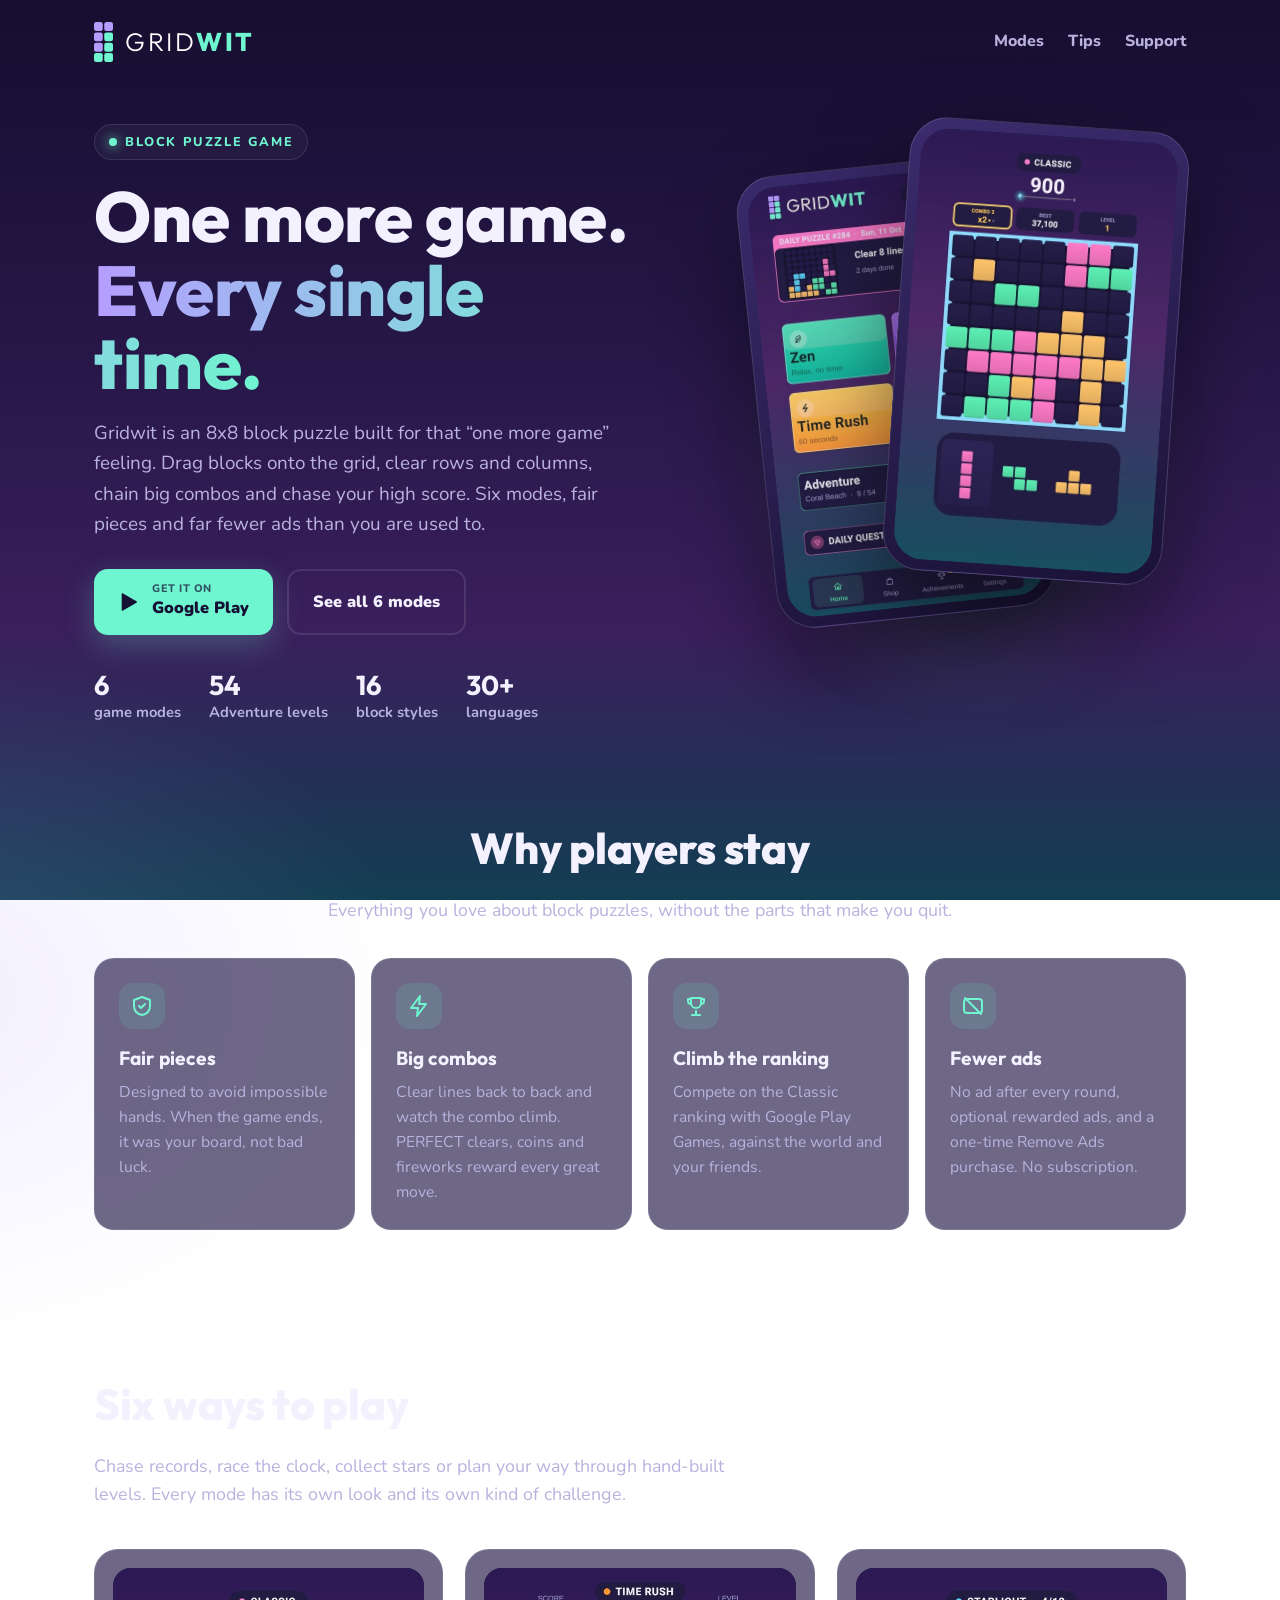
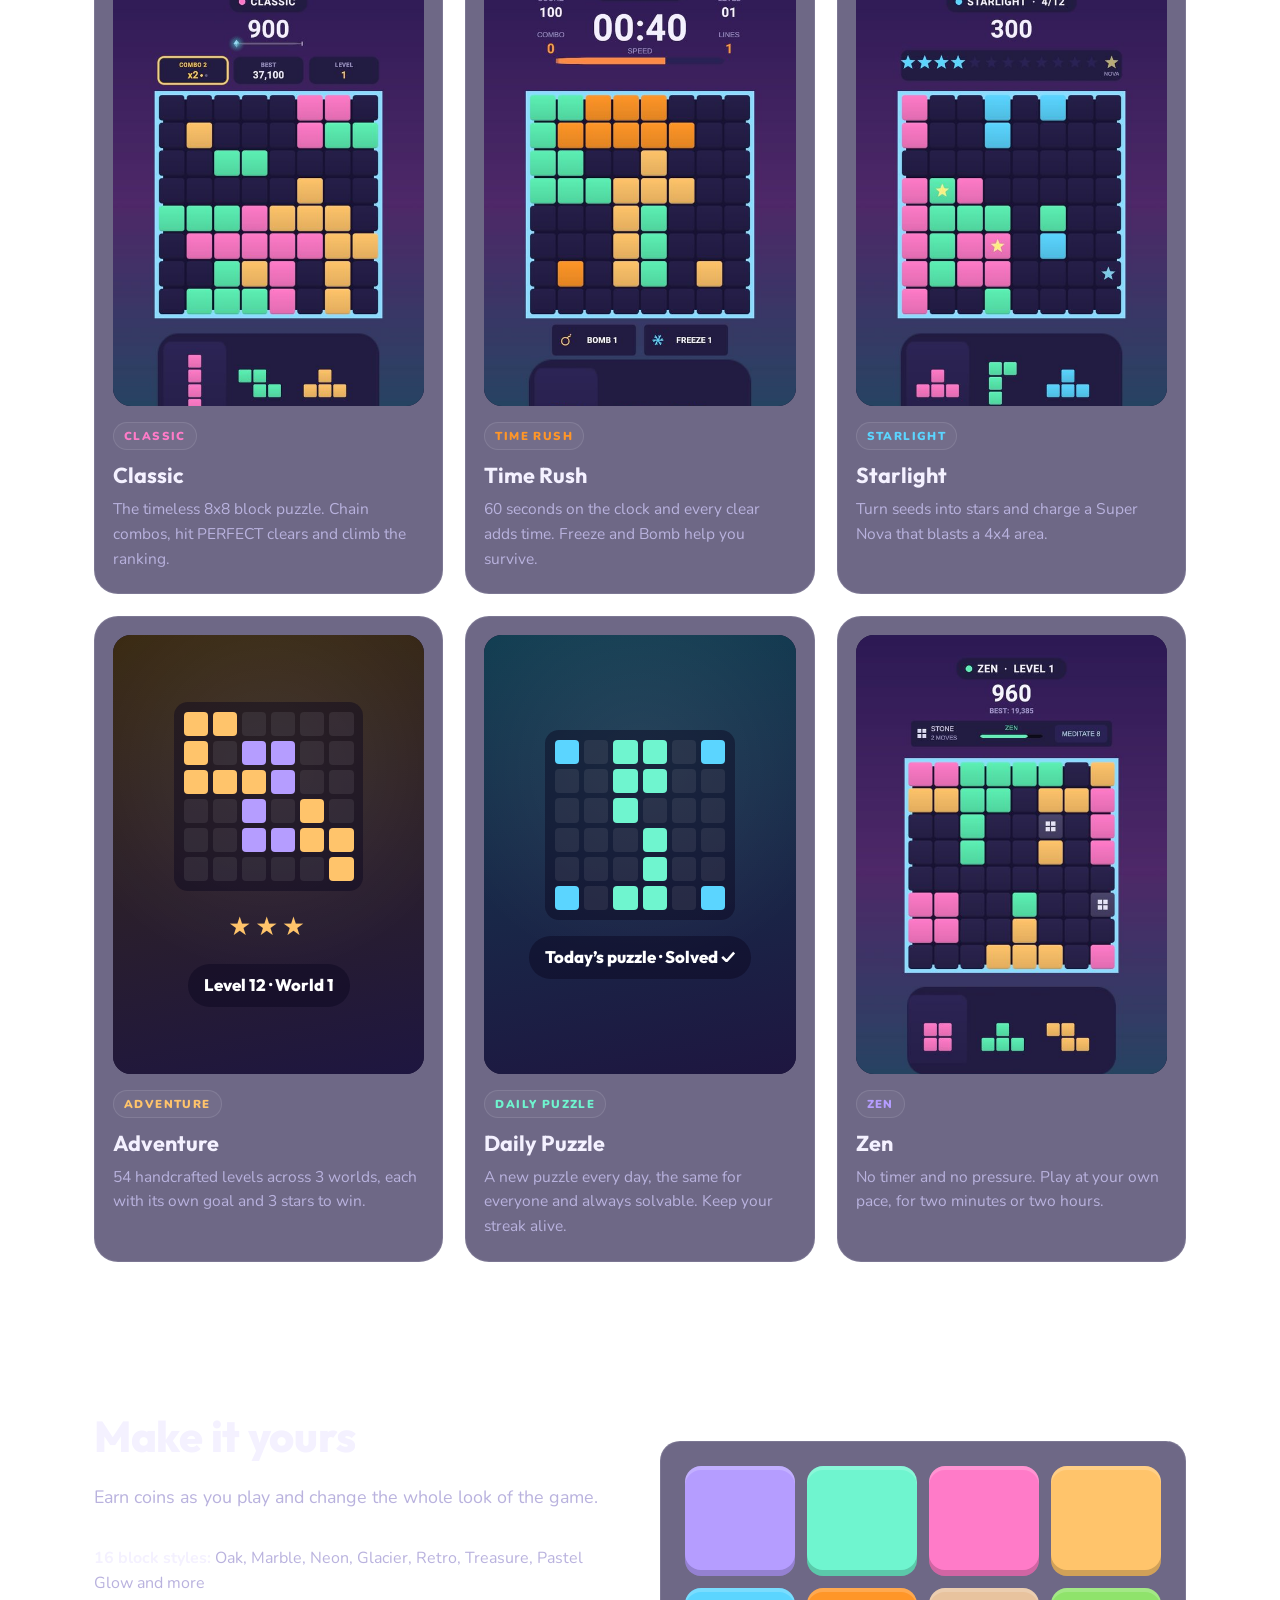
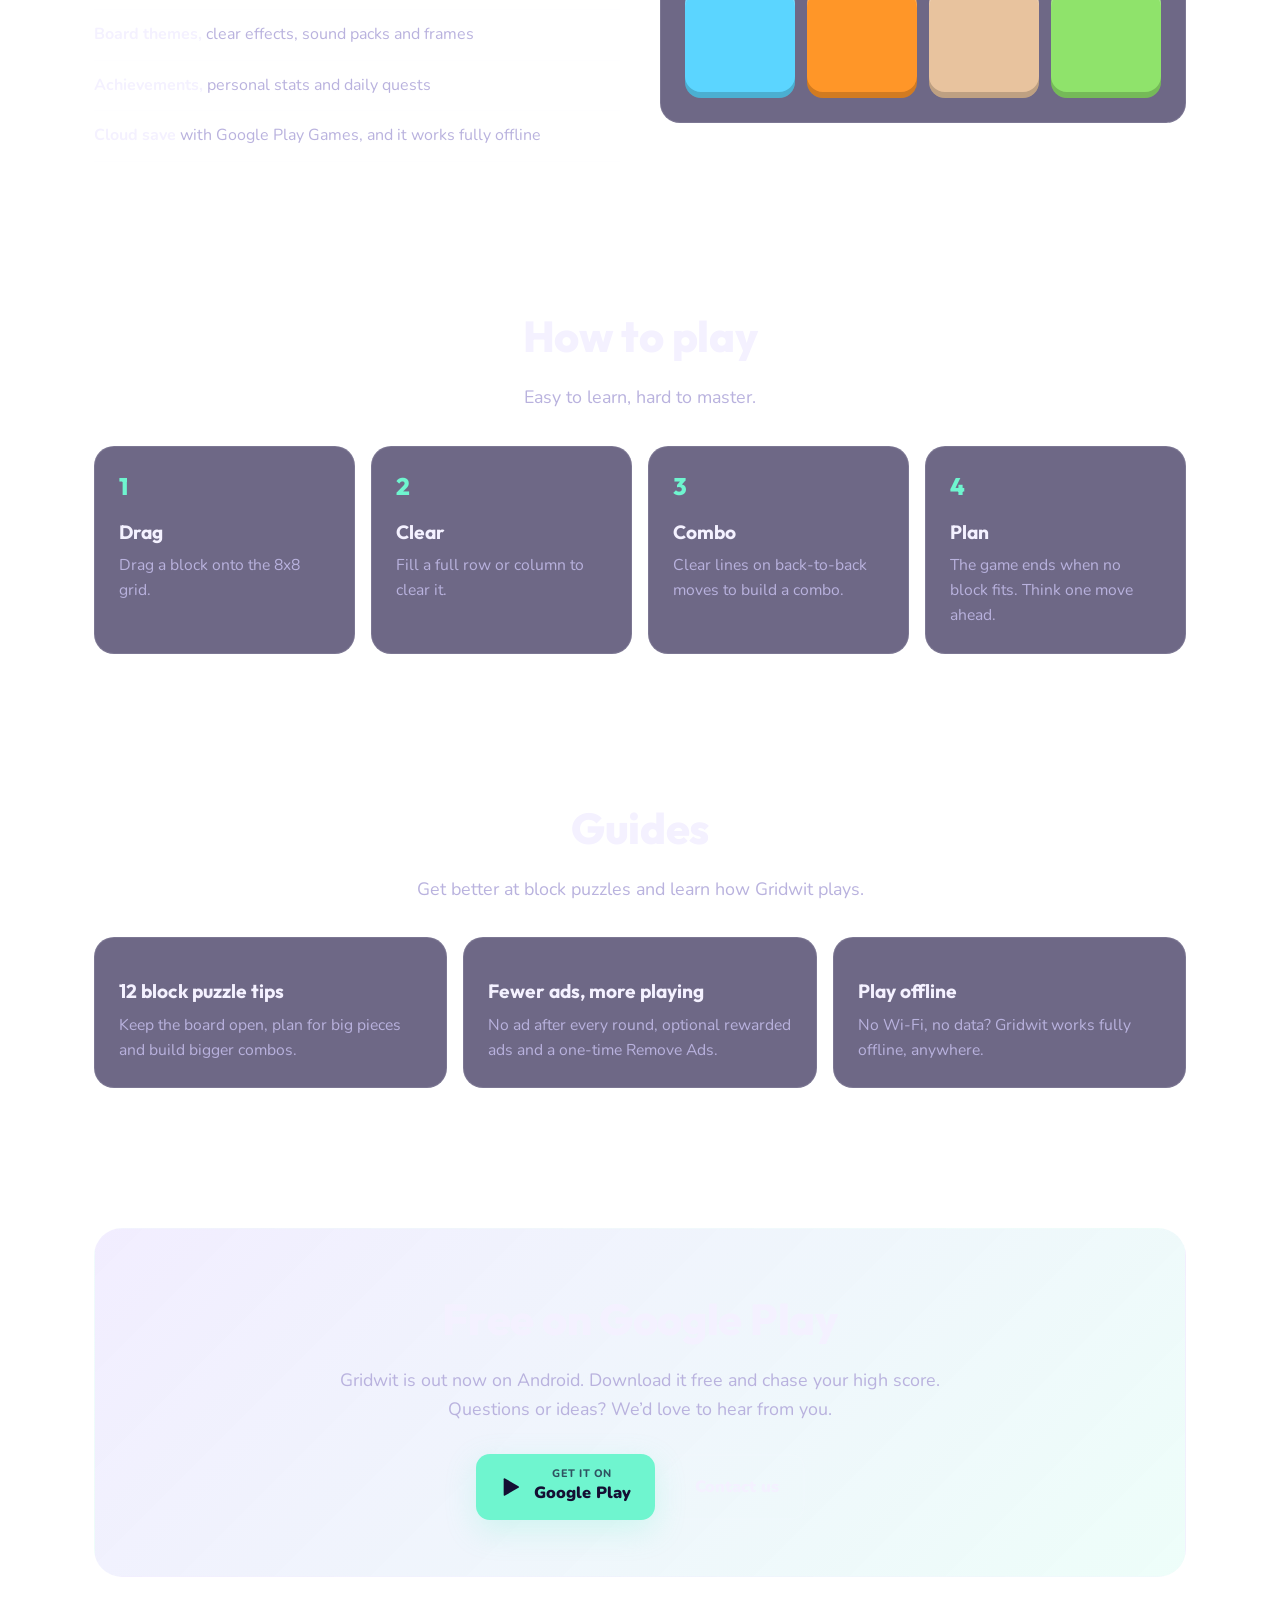
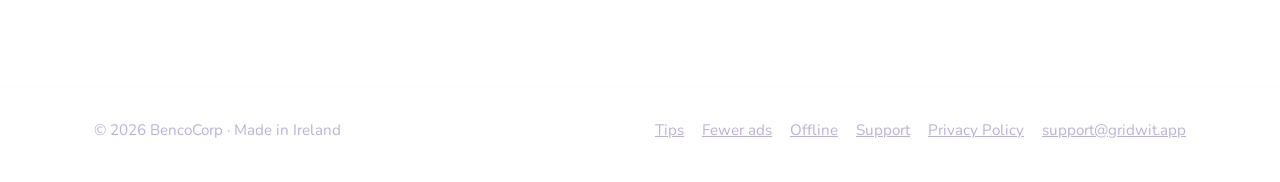
<file: index.html>
<!doctype html>
<html lang="en"><head><meta charset="utf-8"><meta name="google-site-verification" content="dZQnkuSB68NML9QA8VQ5U6P2RXbfRo1m6HtDWyMpmXk">
<meta name="viewport" content="width=device-width,initial-scale=1">
<title>Gridwit: Block Puzzle Game</title><meta name="description" content="An 8x8 block puzzle with 6 modes, fair pieces, big combos, a ranking and far fewer ads. Free on Google Play.">
<link rel="canonical" href="https://gridwit.app/"><link rel="icon" href="/favicon.svg" type="image/svg+xml">
<meta property="og:title" content="Gridwit: Block Puzzle Game"><meta property="og:description" content="6 modes, fair pieces, big combos. Fewer ads, new themes. Play offline anytime."><meta property="og:url" content="https://gridwit.app/"><meta property="og:image" content="https://gridwit.app/og-image.jpg">
<meta property="og:image:width" content="1200">
<meta property="og:image:height" content="628">
<meta property="og:type" content="website">
<meta property="og:site_name" content="Gridwit">
<meta name="twitter:card" content="summary_large_image">
<meta name="twitter:title" content="Gridwit: Block Puzzle Game">
<meta name="twitter:description" content="6 modes, fair pieces, big combos. Fewer ads, new themes. Play offline anytime.">
<meta name="twitter:image" content="https://gridwit.app/og-image.jpg"><meta name="theme-color" content="#241645">
<link rel="preconnect" href="https://fonts.googleapis.com"><link rel="preconnect" href="https://fonts.gstatic.com" crossorigin><link href="https://fonts.googleapis.com/css2?family=Nunito:wght@400;700;800;900&family=Outfit:wght@300;700;800&display=swap" rel="stylesheet">
<link rel="stylesheet" href="/style.css">
<script type="application/ld+json">
{"@context":"https://schema.org","@type":"MobileApplication","name":"Gridwit: Block Puzzle Game","alternateName":"Gridwit","url":"https://gridwit.app/","installUrl":"https://play.google.com/store/apps/details?id=com.bencocorp.gridwit","operatingSystem":"ANDROID","applicationCategory":"GameApplication","applicationSubCategory":"Puzzle","description":"An 8x8 block puzzle with 6 modes: Classic, Time Rush, Starlight, Adventure (54 levels), Daily Puzzle and Zen. Fair pieces, big combos, a ranking and far fewer ads.","image":"https://gridwit.app/og-image.jpg","screenshot":["https://gridwit.app/home.jpg","https://gridwit.app/classic.jpg","https://gridwit.app/rush.jpg","https://gridwit.app/starlight.jpg","https://gridwit.app/zen.jpg"],"inLanguage":"en","offers":{"@type":"Offer","price":"0","priceCurrency":"EUR"},"author":{"@type":"Organization","name":"BencoCorp","email":"support@gridwit.app","url":"https://gridwit.app/","sameAs":["https://www.tiktok.com/@gridwit","https://www.instagram.com/gridwit.game/"]},"sameAs":["https://www.tiktok.com/@gridwit","https://www.instagram.com/gridwit.game/"]}
</script>
</head><body>
<div class="wrap"><nav><a class="brand" href="/" aria-label="Gridwit home"><img src="/mark.svg" alt=""><span class="wordmark"><span>GRID</span><b>WIT</b></span></a>
<div class="navlinks"><a href="/#modes">Modes</a><a href="/block-puzzle-tips">Tips</a><a href="/support">Support</a></div></nav></div>
<main class="wrap">
<div class="hero"><div><span class="eyebrow"><i></i>Block Puzzle Game</span>
<h1>One more game.<br><em>Every single time.</em></h1>
<p class="lead">Gridwit is an 8x8 block puzzle built for that “one more game” feeling. Drag blocks onto the grid, clear rows and columns, chain big combos and chase your high score. Six modes, fair pieces and far fewer ads than you are used to.</p>
<div class="cta"><a class="btn btn-primary" href="https://play.google.com/store/apps/details?id=com.bencocorp.gridwit" target="_blank" rel="noopener"><svg viewBox="0 0 24 24" fill="currentColor"><path d="M4 3.5v17a1 1 0 001.5.86l14.6-8.5a1 1 0 000-1.72L5.5 2.64A1 1 0 004 3.5z"/></svg><span><small>GET IT ON</small>Google Play</span></a><a class="btn btn-ghost" href="#modes">See all 6 modes</a></div>
<div class="stats"><div><strong>6</strong>game modes</div><div><strong>54</strong>Adventure levels</div><div><strong>16</strong>block styles</div><div><strong>30+</strong>languages</div></div></div>
<div class="phones" aria-hidden="true"><div class="glow"></div><div class="phone p1"><img src="/home.jpg" alt=""></div><div class="phone p2"><img src="/classic.jpg" alt=""></div></div></div>
<section class="center" style="padding-top:20px"><h2>Why players stay</h2><p class="sub">Everything you love about block puzzles, without the parts that make you quit.</p>
<div class="feat" style="text-align:left">
<div class="card"><div class="ico"><svg viewBox="0 0 24 24" fill="none" stroke="currentColor" stroke-width="2" stroke-linecap="round" stroke-linejoin="round"><path d="M12 3l8 3v6c0 5-3.5 8-8 9-4.5-1-8-4-8-9V6z"/><path d="M9 12l2 2 4-4"/></svg></div><h3>Fair pieces</h3><p>Designed to avoid impossible hands. When the game ends, it was your board, not bad luck.</p></div>
<div class="card"><div class="ico"><svg viewBox="0 0 24 24" fill="none" stroke="currentColor" stroke-width="2" stroke-linecap="round" stroke-linejoin="round"><path d="M13 2L4 14h7l-1 8 9-12h-7z"/></svg></div><h3>Big combos</h3><p>Clear lines back to back and watch the combo climb. PERFECT clears, coins and fireworks reward every great move.</p></div>
<div class="card"><div class="ico"><svg viewBox="0 0 24 24" fill="none" stroke="currentColor" stroke-width="2" stroke-linecap="round" stroke-linejoin="round"><path d="M8 21h8M12 17v4M7 4h10v5a5 5 0 01-10 0z"/><path d="M17 5h3v2a3 3 0 01-3 3M7 5H4v2a3 3 0 003 3"/></svg></div><h3>Climb the ranking</h3><p>Compete on the Classic ranking with Google Play Games, against the world and your friends.</p></div>
<div class="card"><div class="ico"><svg viewBox="0 0 24 24" fill="none" stroke="currentColor" stroke-width="2" stroke-linecap="round" stroke-linejoin="round"><rect x="3" y="5" width="18" height="14" rx="3"/><path d="M4 4l16 16"/></svg></div><h3>Fewer ads</h3><p>No ad after every round, optional rewarded ads, and a one-time Remove Ads purchase. No subscription.</p></div>
</div></section>
<section id="modes"><h2>Six ways to play</h2><p class="sub">Chase records, race the clock, collect stars or plan your way through hand-built levels. Every mode has its own look and its own kind of challenge.</p>
<div class="modes"><article class="mode" id="mode-classic"><div class="shot"><img src="/classic.jpg" alt="Gridwit Classic mode" loading="lazy"></div><span class="tag" style="color:#FF7BC8">Classic</span><h3>Classic</h3><p>The timeless 8x8 block puzzle. Chain combos, hit PERFECT clears and climb the ranking.</p></article><article class="mode" id="mode-rush"><div class="shot"><img src="/rush.jpg" alt="Gridwit Time Rush mode" loading="lazy"></div><span class="tag" style="color:#FF9628">Time Rush</span><h3>Time Rush</h3><p>60 seconds on the clock and every clear adds time. Freeze and Bomb help you survive.</p></article><article class="mode" id="mode-starlight"><div class="shot"><img src="/starlight.jpg" alt="Gridwit Starlight mode" loading="lazy"></div><span class="tag" style="color:#5BD5FF">Starlight</span><h3>Starlight</h3><p>Turn seeds into stars and charge a Super Nova that blasts a 4x4 area.</p></article><article class="mode" id="mode-adventure"><div class="shot"><div class="art" style="--a1:#3A2A12;--a2:#1E1640;--c1:#FFC46B;--c2:#B59DFF"><div class="mini"><i class="f"></i><i class="f"></i><i></i><i></i><i></i><i></i><i class="f"></i><i></i><i class="g"></i><i class="g"></i><i></i><i></i><i class="f"></i><i class="f"></i><i class="f"></i><i class="g"></i><i></i><i></i><i></i><i></i><i class="g"></i><i></i><i class="f"></i><i></i><i></i><i></i><i class="g"></i><i class="g"></i><i class="f"></i><i class="f"></i><i></i><i></i><i></i><i></i><i></i><i class="f"></i></div><div class="stars">★★★</div><div class="badge">Level 12 · World 1</div></div></div><span class="tag" style="color:#FFC46B">Adventure</span><h3>Adventure</h3><p>54 handcrafted levels across 3 worlds, each with its own goal and 3 stars to win.</p></article><article class="mode" id="mode-daily"><div class="shot"><div class="art" style="--a1:#123E52;--a2:#1E1640;--c1:#6FF5CF;--c2:#5BD5FF"><div class="mini"><i class="g"></i><i></i><i class="f"></i><i class="f"></i><i></i><i class="g"></i><i></i><i></i><i class="f"></i><i class="f"></i><i></i><i></i><i></i><i></i><i class="f"></i><i></i><i></i><i></i><i></i><i></i><i></i><i class="f"></i><i></i><i></i><i></i><i></i><i></i><i class="f"></i><i></i><i></i><i class="g"></i><i></i><i class="f"></i><i class="f"></i><i></i><i class="g"></i></div><div class="badge">Today’s puzzle · Solved ✓</div></div></div><span class="tag" style="color:#6FF5CF">Daily Puzzle</span><h3>Daily Puzzle</h3><p>A new puzzle every day, the same for everyone and always solvable. Keep your streak alive.</p></article><article class="mode" id="mode-zen"><div class="shot"><img src="/zen.jpg" alt="Gridwit Zen mode" loading="lazy"></div><span class="tag" style="color:#B59DFF">Zen</span><h3>Zen</h3><p>No timer and no pressure. Play at your own pace, for two minutes or two hours.</p></article></div></section>
<section><div class="split"><div><h2>Make it yours</h2><p class="sub">Earn coins as you play and change the whole look of the game.</p>
<ul class="list"><li><strong>16 block styles:</strong> Oak, Marble, Neon, Glacier, Retro, Treasure, Pastel Glow and more</li><li><strong>Board themes,</strong> clear effects, sound packs and frames</li><li><strong>Achievements,</strong> personal stats and daily quests</li><li><strong>Cloud save</strong> with Google Play Games, and it works fully offline</li></ul></div>
<div class="card"><div class="swatches"><div class="sw" style="background:#B59DFF"></div><div class="sw" style="background:#6FF5CF"></div><div class="sw" style="background:#FF7BC8"></div><div class="sw" style="background:#FFC46B"></div><div class="sw" style="background:#5BD5FF"></div><div class="sw" style="background:#FF9628"></div><div class="sw" style="background:#E8C39E"></div><div class="sw" style="background:#8FE36B"></div></div></div></div></section>
<section class="center"><h2>How to play</h2><p class="sub">Easy to learn, hard to master.</p>
<div class="steps" style="text-align:left"><div class="card"><h3>Drag</h3><p>Drag a block onto the 8x8 grid.</p></div><div class="card"><h3>Clear</h3><p>Fill a full row or column to clear it.</p></div><div class="card"><h3>Combo</h3><p>Clear lines on back-to-back moves to build a combo.</p></div><div class="card"><h3>Plan</h3><p>The game ends when no block fits. Think one move ahead.</p></div></div></section>
<section class="center"><h2>Guides</h2><p class="sub">Get better at block puzzles and learn how Gridwit plays.</p>
<div class="guides"><a class="card" href="/block-puzzle-tips"><h3>12 block puzzle tips</h3><p>Keep the board open, plan for big pieces and build bigger combos.</p></a><a class="card" href="/block-puzzle-no-ads"><h3>Fewer ads, more playing</h3><p>No ad after every round, optional rewarded ads and a one-time Remove Ads.</p></a><a class="card" href="/offline-block-puzzle"><h3>Play offline</h3><p>No Wi-Fi, no data? Gridwit works fully offline, anywhere.</p></a></div></section>
<section id="launch"><div class="banner"><h2>Free on Google Play</h2><p class="sub" style="margin:0 auto">Gridwit is out now on Android. Download it free and chase your high score. Questions or ideas? We’d love to hear from you.</p>
<div class="cta"><a class="btn btn-primary" href="https://play.google.com/store/apps/details?id=com.bencocorp.gridwit" target="_blank" rel="noopener"><svg viewBox="0 0 24 24" fill="currentColor"><path d="M4 3.5v17a1 1 0 001.5.86l14.6-8.5a1 1 0 000-1.72L5.5 2.64A1 1 0 004 3.5z"/></svg><span><small>GET IT ON</small>Google Play</span></a><a class="btn btn-ghost" href="mailto:support@gridwit.app?subject=Gridwit">Contact us</a></div></div></section>
</main><footer><div class="wrap"><span>© 2026 BencoCorp · Made in Ireland</span>
<span><a href="/block-puzzle-tips">Tips</a><a href="/block-puzzle-no-ads">Fewer ads</a><a href="/offline-block-puzzle">Offline</a><a href="/support">Support</a><a href="/privacy">Privacy Policy</a><a href="mailto:support@gridwit.app">support@gridwit.app</a></span></div></footer></body></html>
</file>
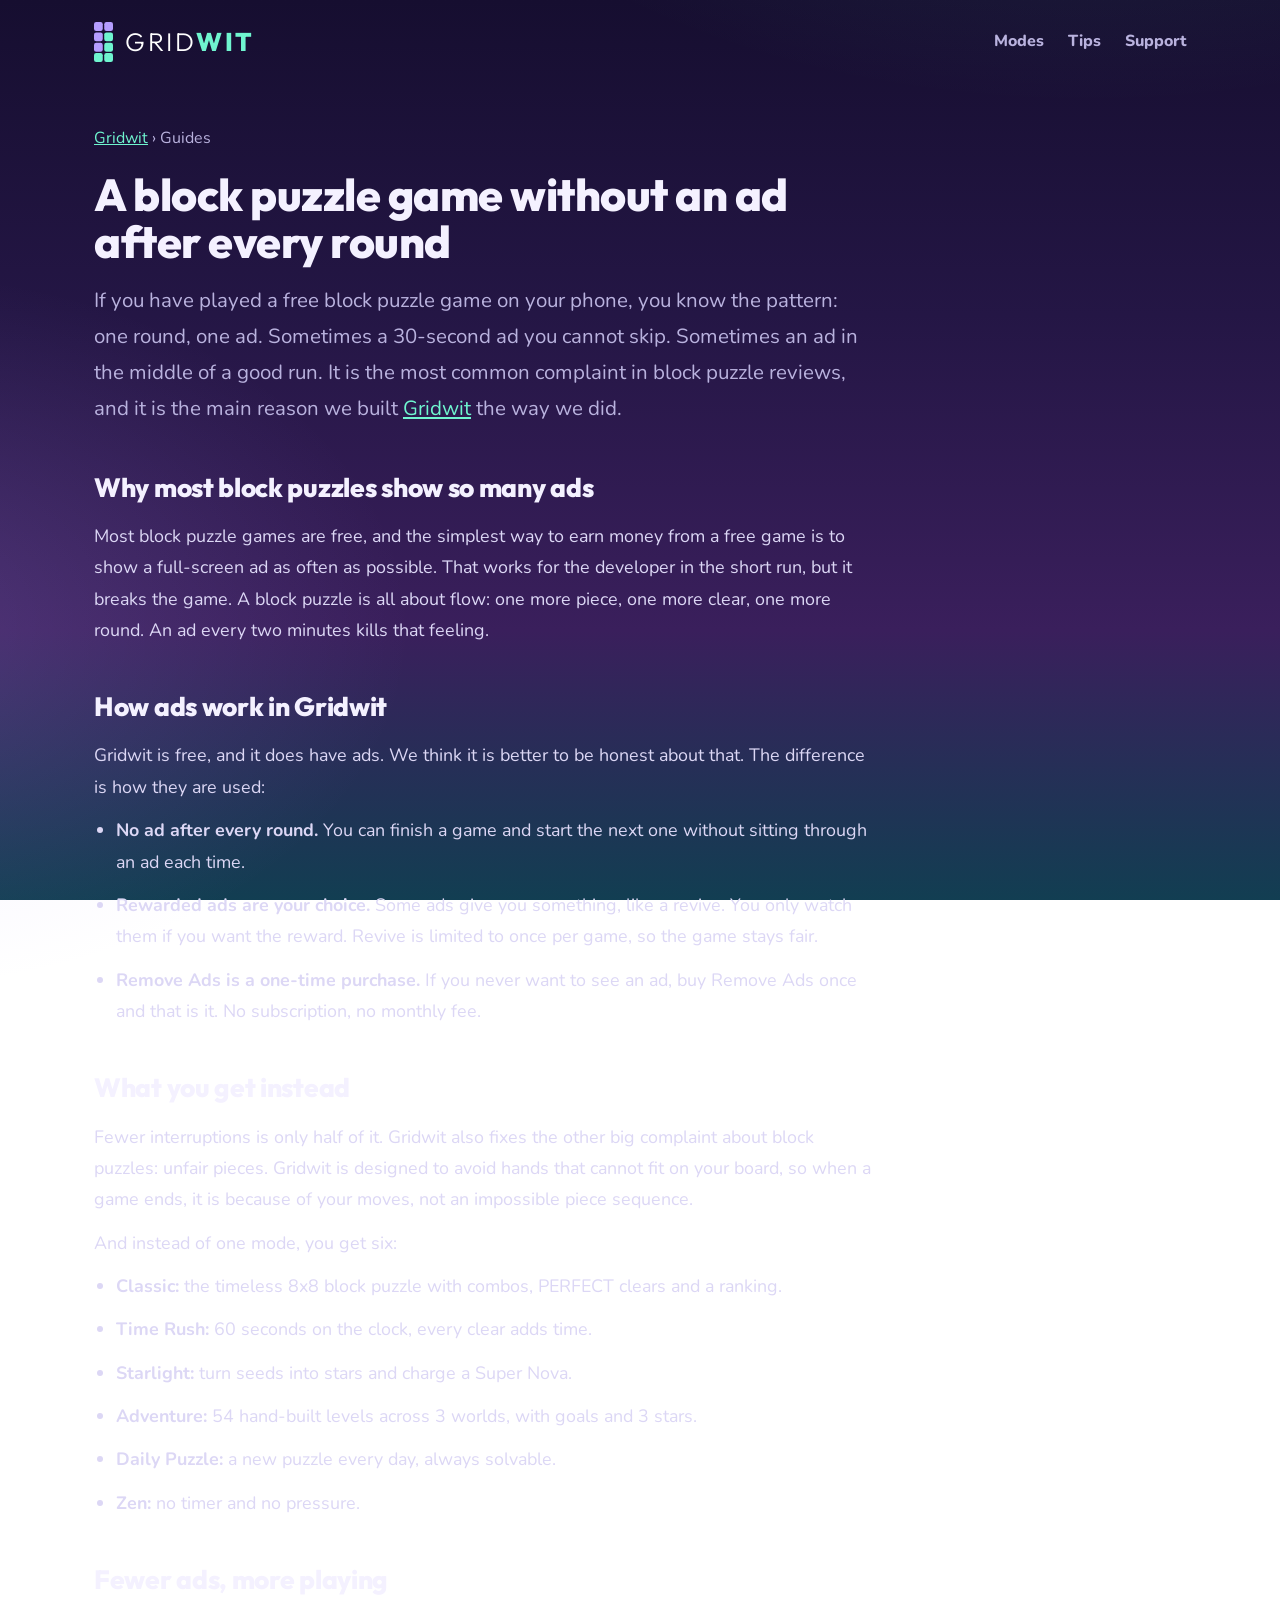
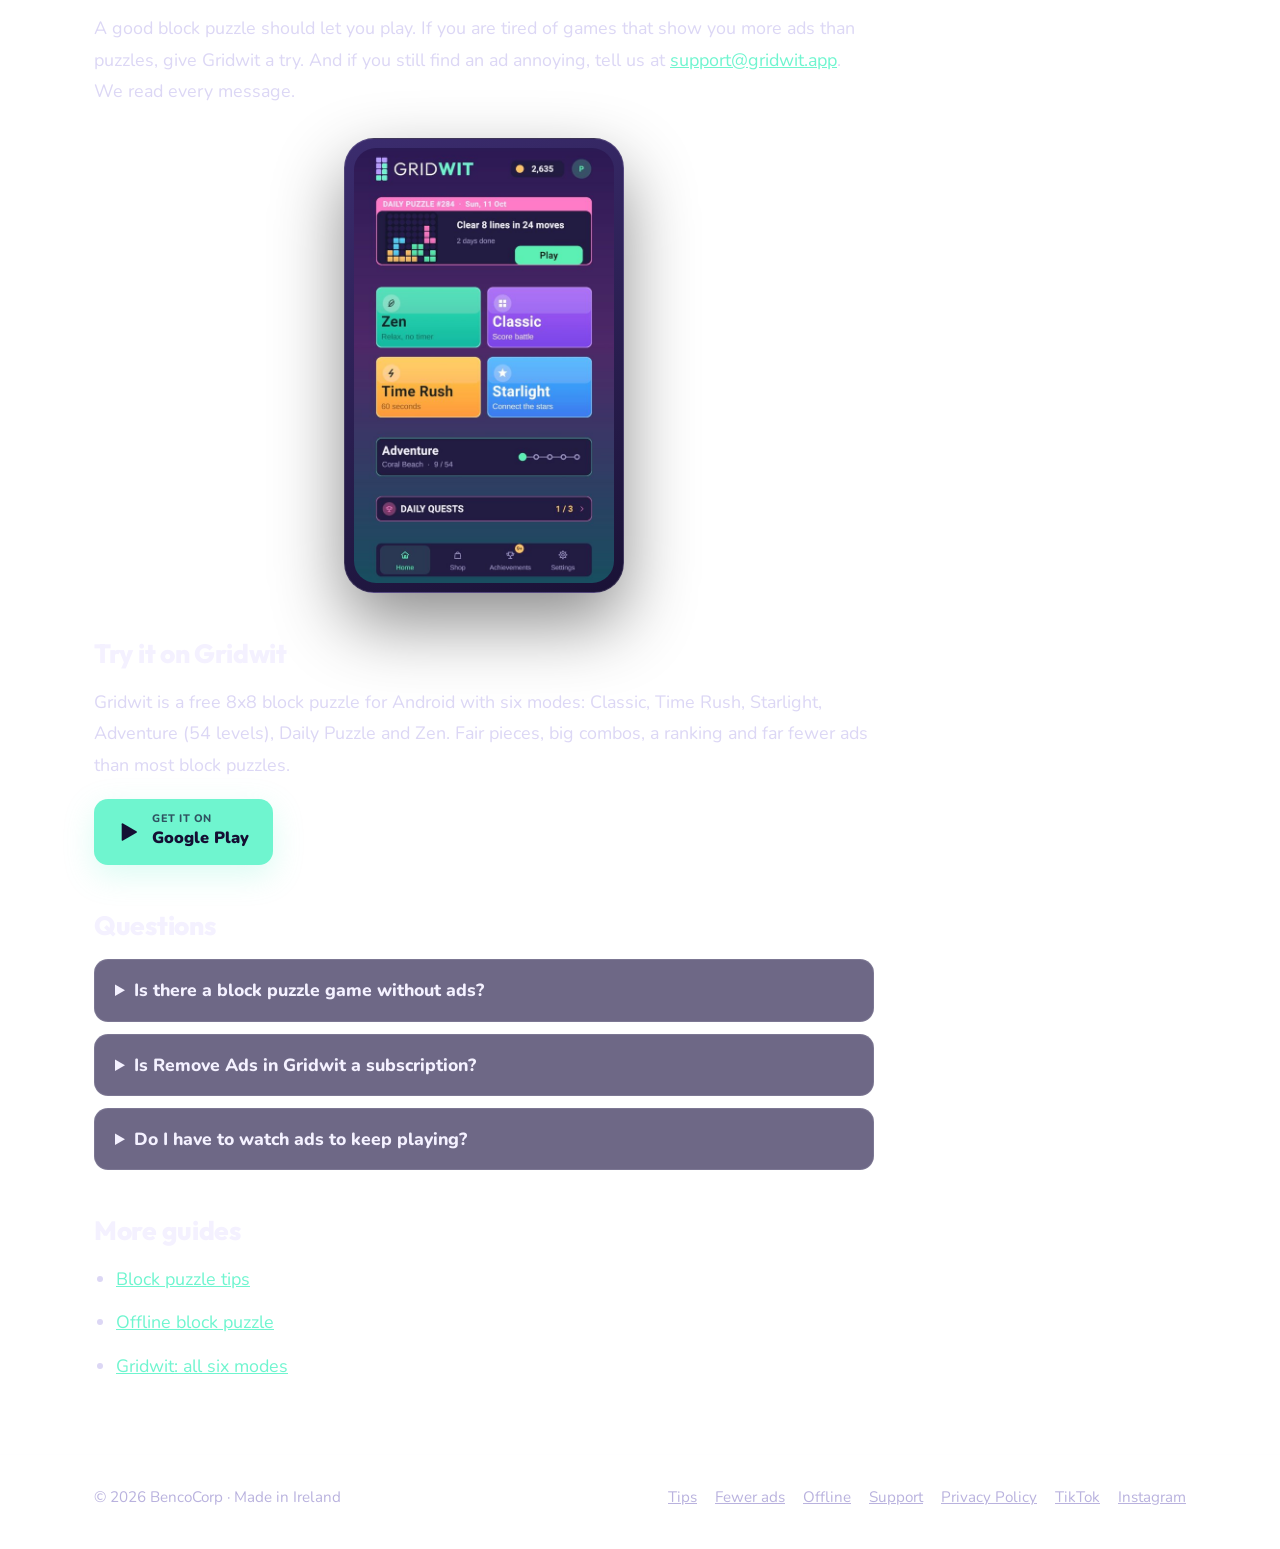
<file: block-puzzle-no-ads.html>
<!doctype html>
<html lang="en"><head><meta charset="utf-8"><meta name="viewport" content="width=device-width,initial-scale=1">
<title>Block Puzzle Game With Fewer Ads (No Ad After Every Round) · Gridwit</title><meta name="description" content="Tired of an ad after every round? Gridwit is a free 8x8 block puzzle with fewer ads, optional rewarded ads and a one-time Remove Ads purchase.">
<link rel="canonical" href="https://gridwit.app/block-puzzle-no-ads"><link rel="icon" href="/favicon.svg" type="image/svg+xml">
<meta property="og:type" content="article"><meta property="og:site_name" content="Gridwit"><meta property="og:title" content="Block Puzzle Game With Fewer Ads (No Ad After Every Round) · Gridwit"><meta property="og:description" content="Tired of an ad after every round? Gridwit is a free 8x8 block puzzle with fewer ads, optional rewarded ads and a one-time Remove Ads purchase."><meta property="og:url" content="https://gridwit.app/block-puzzle-no-ads"><meta property="og:image" content="https://gridwit.app/og-image.jpg"><meta name="twitter:card" content="summary_large_image"><meta name="theme-color" content="#241645">
<link rel="preconnect" href="https://fonts.googleapis.com"><link rel="preconnect" href="https://fonts.gstatic.com" crossorigin><link href="https://fonts.googleapis.com/css2?family=Nunito:wght@400;700;800;900&family=Outfit:wght@300;700;800&display=swap" rel="stylesheet">
<link rel="stylesheet" href="/style.css">
<script type="application/ld+json">[{"@context": "https://schema.org", "@type": "Article", "headline": "A block puzzle game without an ad after every round", "description": "Tired of an ad after every round? Gridwit is a free 8x8 block puzzle with fewer ads, optional rewarded ads and a one-time Remove Ads purchase.", "url": "https://gridwit.app/block-puzzle-no-ads", "image": "https://gridwit.app/home.jpg", "datePublished": "2026-10-24", "dateModified": "2026-10-24", "inLanguage": "en", "author": {"@type": "Organization", "name": "BencoCorp", "url": "https://gridwit.app/"}, "publisher": {"@type": "Organization", "name": "BencoCorp", "logo": {"@type": "ImageObject", "url": "https://gridwit.app/og-image.jpg"}}, "about": {"@type": "MobileApplication", "name": "Gridwit: Block Puzzle Game", "operatingSystem": "ANDROID", "applicationCategory": "GameApplication", "installUrl": "https://play.google.com/store/apps/details?id=com.bencocorp.gridwit"}}, {"@context": "https://schema.org", "@type": "FAQPage", "mainEntity": [{"@type": "Question", "name": "Is there a block puzzle game without ads?", "acceptedAnswer": {"@type": "Answer", "text": "Gridwit is free and does show some ads, but there is no ad after every round, rewarded ads are optional, and a one-time Remove Ads purchase removes ads completely, with no subscription."}}, {"@type": "Question", "name": "Is Remove Ads in Gridwit a subscription?", "acceptedAnswer": {"@type": "Answer", "text": "No. Remove Ads is a single one-time purchase on Google Play."}}, {"@type": "Question", "name": "Do I have to watch ads to keep playing?", "acceptedAnswer": {"@type": "Answer", "text": "No. Rewarded ads, like a revive, are optional. You can always start a new game without watching one."}}]}, {"@context": "https://schema.org", "@type": "BreadcrumbList", "itemListElement": [{"@type": "ListItem", "position": 1, "name": "Gridwit", "item": "https://gridwit.app/"}, {"@type": "ListItem", "position": 2, "name": "A block puzzle game without an ad after every round", "item": "https://gridwit.app/block-puzzle-no-ads"}]}]</script>
</head><body>
<div class="wrap"><nav><a class="brand" href="/" aria-label="Gridwit home"><img src="/mark.svg" alt=""><span class="wordmark"><span>GRID</span><b>WIT</b></span></a>
<div class="navlinks"><a href="/#modes">Modes</a><a href="/block-puzzle-tips">Tips</a><a href="/support">Support</a></div></nav></div>
<main class="wrap"><article class="doc">
<p class="meta"><a href="/">Gridwit</a> › Guides</p>
<h1>A block puzzle game without an ad after every round</h1>
<p class="lead">If you have played a free block puzzle game on your phone, you know the pattern: one round, one ad. Sometimes a 30-second ad you cannot skip. Sometimes an ad in the middle of a good run. It is the most common complaint in block puzzle reviews, and it is the main reason we built <a href="/">Gridwit</a> the way we did.</p>
<h2>Why most block puzzles show so many ads</h2>
<p>Most block puzzle games are free, and the simplest way to earn money from a free game is to show a full-screen ad as often as possible. That works for the developer in the short run, but it breaks the game. A block puzzle is all about flow: one more piece, one more clear, one more round. An ad every two minutes kills that feeling.</p>
<h2>How ads work in Gridwit</h2>
<p>Gridwit is free, and it does have ads. We think it is better to be honest about that. The difference is how they are used:</p>
<ul>
<li><strong>No ad after every round.</strong> You can finish a game and start the next one without sitting through an ad each time.</li>
<li><strong>Rewarded ads are your choice.</strong> Some ads give you something, like a revive. You only watch them if you want the reward. Revive is limited to once per game, so the game stays fair.</li>
<li><strong>Remove Ads is a one-time purchase.</strong> If you never want to see an ad, buy Remove Ads once and that is it. No subscription, no monthly fee.</li>
</ul>
<h2>What you get instead</h2>
<p>Fewer interruptions is only half of it. Gridwit also fixes the other big complaint about block puzzles: unfair pieces. Gridwit is designed to avoid hands that cannot fit on your board, so when a game ends, it is because of your moves, not an impossible piece sequence.</p>
<p>And instead of one mode, you get six:</p>
<ul>
<li><strong>Classic:</strong> the timeless 8x8 block puzzle with combos, PERFECT clears and a ranking.</li>
<li><strong>Time Rush:</strong> 60 seconds on the clock, every clear adds time.</li>
<li><strong>Starlight:</strong> turn seeds into stars and charge a Super Nova.</li>
<li><strong>Adventure:</strong> 54 hand-built levels across 3 worlds, with goals and 3 stars.</li>
<li><strong>Daily Puzzle:</strong> a new puzzle every day, always solvable.</li>
<li><strong>Zen:</strong> no timer and no pressure.</li>
</ul>
<h2>Fewer ads, more playing</h2>
<p>A good block puzzle should let you play. If you are tired of games that show you more ads than puzzles, give Gridwit a try. And if you still find an ad annoying, tell us at <a href="mailto:support@gridwit.app">support@gridwit.app</a>. We read every message.</p>
<div class="guideshot"><img src="/home.jpg" alt="Gridwit block puzzle game screenshot" loading="lazy" width="540" height="904"></div>
<h2>Try it on Gridwit</h2>
<p>Gridwit is a free 8x8 block puzzle for Android with six modes: Classic, Time Rush, Starlight, Adventure (54 levels), Daily Puzzle and Zen. Fair pieces, big combos, a ranking and far fewer ads than most block puzzles.</p>
<div class="cta"><a class="btn btn-primary" href="https://play.google.com/store/apps/details?id=com.bencocorp.gridwit" target="_blank" rel="noopener"><svg viewBox="0 0 24 24" fill="currentColor"><path d="M4 3.5v17a1 1 0 001.5.86l14.6-8.5a1 1 0 000-1.72L5.5 2.64A1 1 0 004 3.5z"/></svg><span><small>GET IT ON</small>Google Play</span></a></div>
<h2>Questions</h2>
<details><summary>Is there a block puzzle game without ads?</summary><p>Gridwit is free and does show some ads, but there is no ad after every round, rewarded ads are optional, and a one-time Remove Ads purchase removes ads completely, with no subscription.</p></details><details><summary>Is Remove Ads in Gridwit a subscription?</summary><p>No. Remove Ads is a single one-time purchase on Google Play.</p></details><details><summary>Do I have to watch ads to keep playing?</summary><p>No. Rewarded ads, like a revive, are optional. You can always start a new game without watching one.</p></details>
<h2>More guides</h2>
<ul><li><a href="/block-puzzle-tips">Block puzzle tips</a></li><li><a href="/offline-block-puzzle">Offline block puzzle</a></li><li><a href="/">Gridwit: all six modes</a></li></ul>
</article>
</main><footer><div class="wrap"><span>© 2026 BencoCorp · Made in Ireland</span>
<span><a href="/block-puzzle-tips">Tips</a><a href="/block-puzzle-no-ads">Fewer ads</a><a href="/offline-block-puzzle">Offline</a><a href="/support">Support</a><a href="/privacy">Privacy Policy</a><a href="https://www.tiktok.com/@gridwit" target="_blank" rel="noopener">TikTok</a><a href="https://www.instagram.com/gridwit.game/" target="_blank" rel="noopener">Instagram</a></span></div></footer></body></html>
</file>
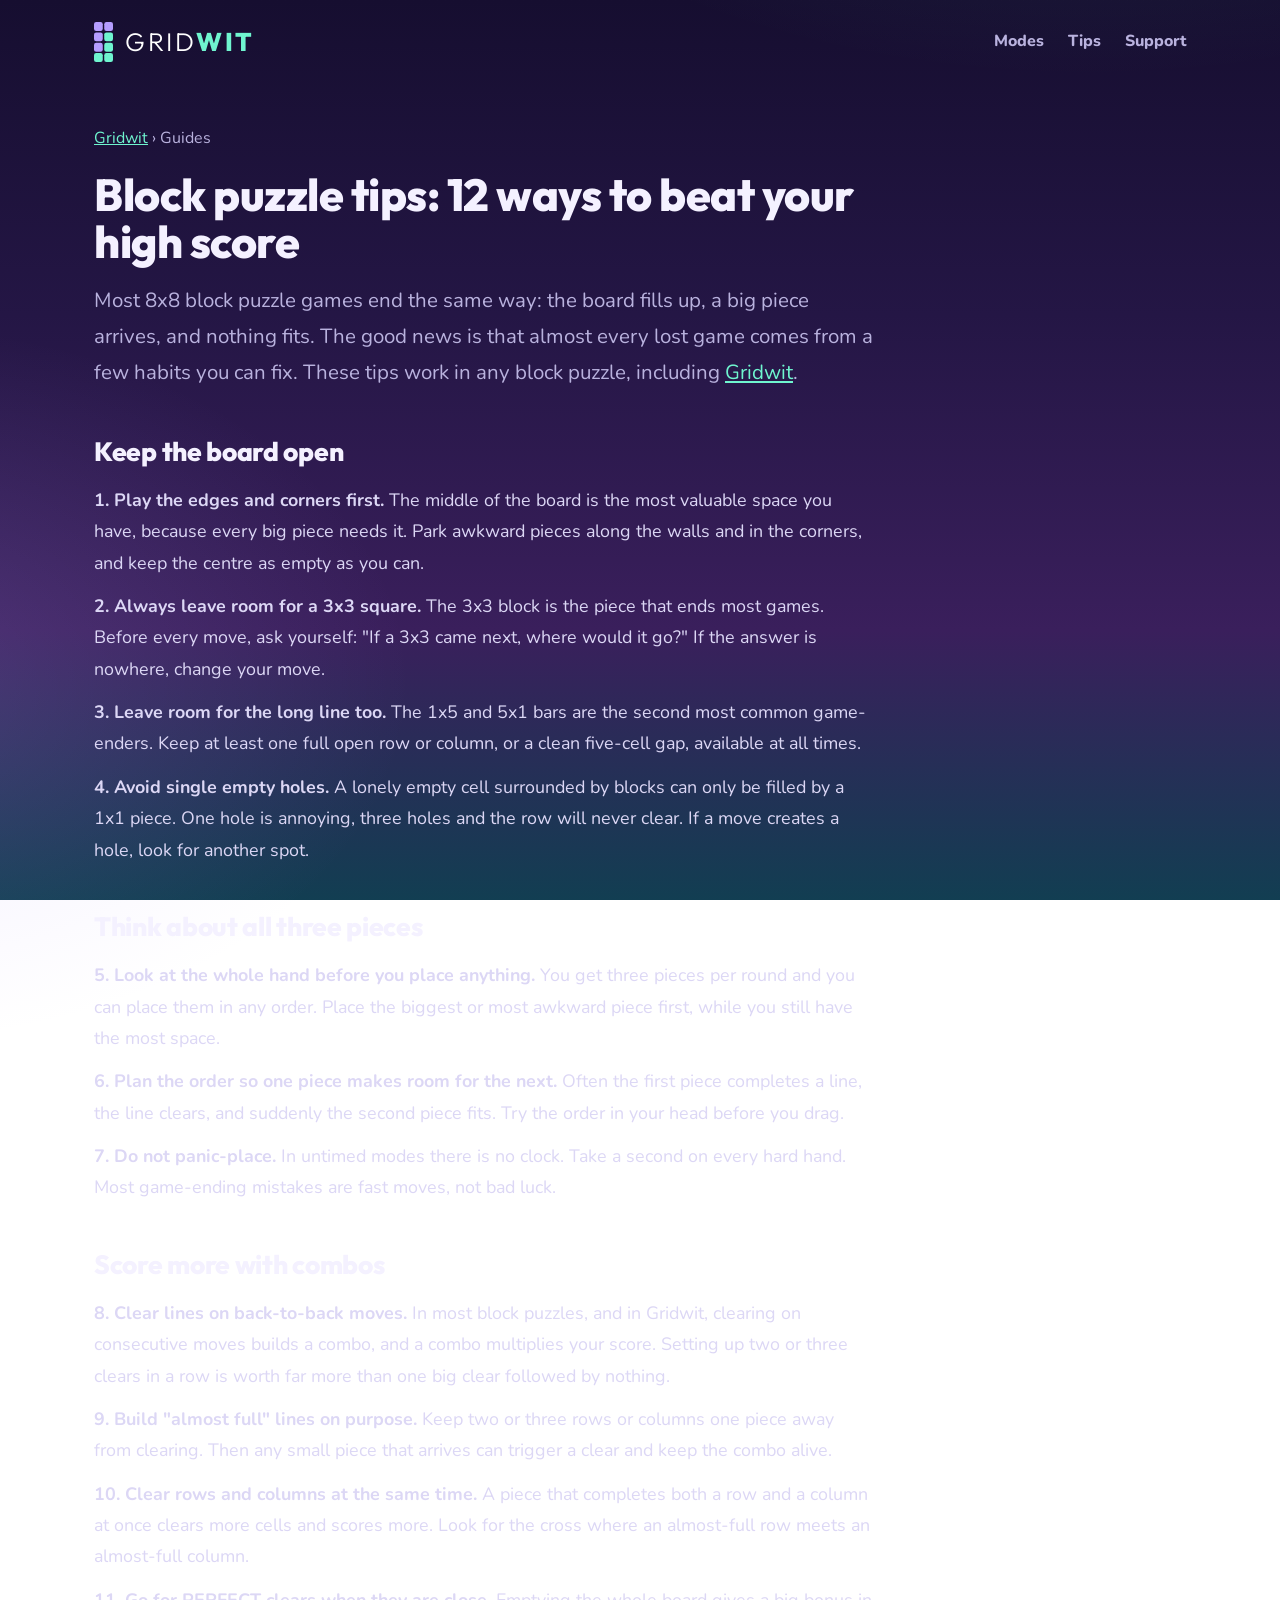
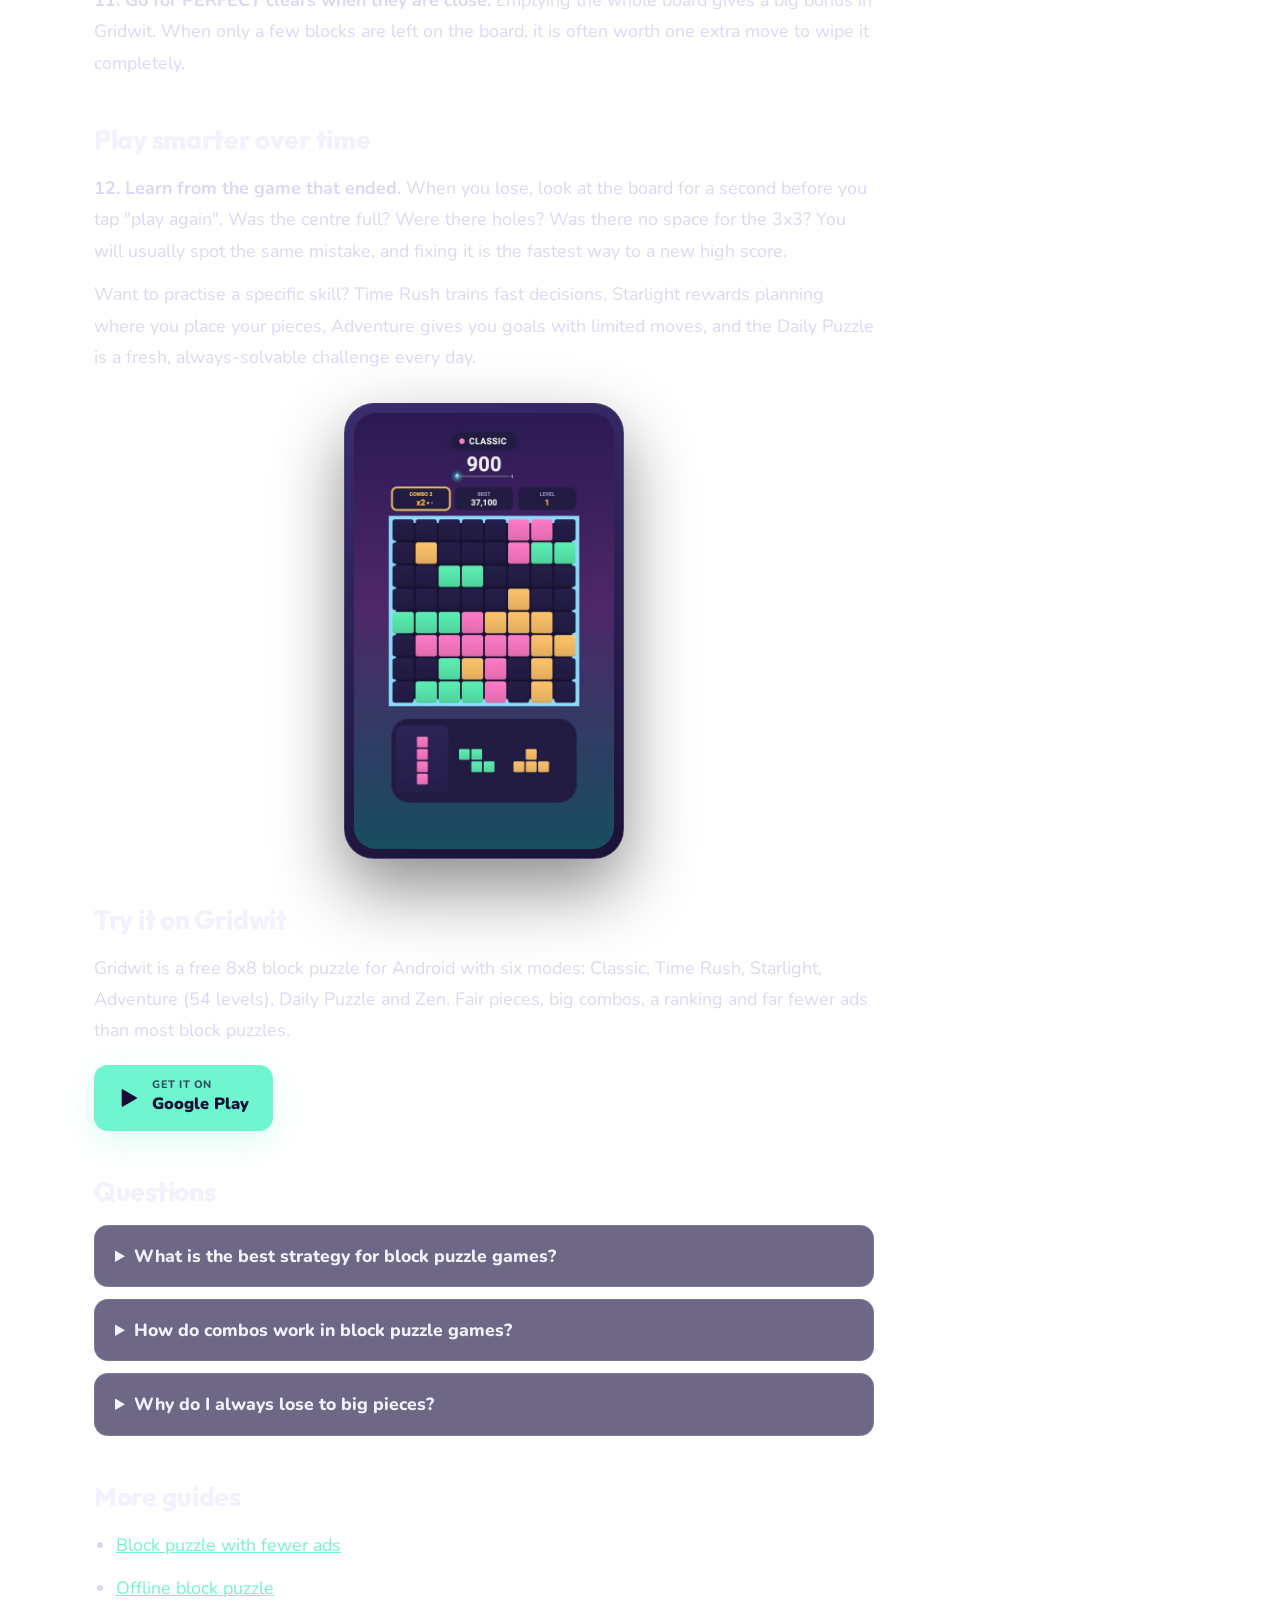
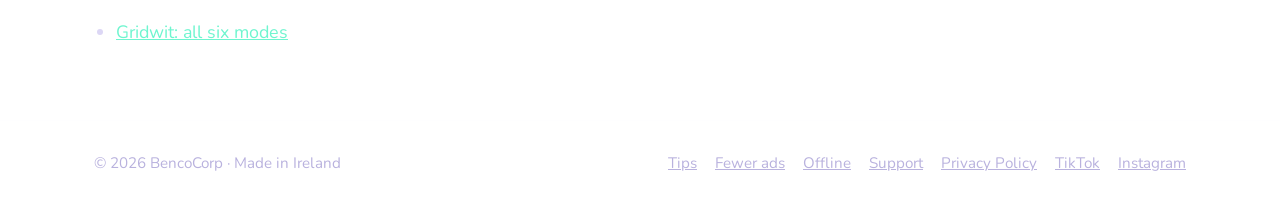
<file: block-puzzle-tips.html>
<!doctype html>
<html lang="en"><head><meta charset="utf-8"><meta name="viewport" content="width=device-width,initial-scale=1">
<title>Block Puzzle Tips: 12 Ways to Beat Your High Score · Gridwit</title><meta name="description" content="12 practical tips for 8x8 block puzzle games: keep the board open, plan for big pieces, build combos and hit PERFECT clears.">
<link rel="canonical" href="https://gridwit.app/block-puzzle-tips"><link rel="icon" href="/favicon.svg" type="image/svg+xml">
<meta property="og:type" content="article"><meta property="og:site_name" content="Gridwit"><meta property="og:title" content="Block Puzzle Tips: 12 Ways to Beat Your High Score · Gridwit"><meta property="og:description" content="12 practical tips for 8x8 block puzzle games: keep the board open, plan for big pieces, build combos and hit PERFECT clears."><meta property="og:url" content="https://gridwit.app/block-puzzle-tips"><meta property="og:image" content="https://gridwit.app/og-image.jpg"><meta name="twitter:card" content="summary_large_image"><meta name="theme-color" content="#241645">
<link rel="preconnect" href="https://fonts.googleapis.com"><link rel="preconnect" href="https://fonts.gstatic.com" crossorigin><link href="https://fonts.googleapis.com/css2?family=Nunito:wght@400;700;800;900&family=Outfit:wght@300;700;800&display=swap" rel="stylesheet">
<link rel="stylesheet" href="/style.css">
<script type="application/ld+json">[{"@context": "https://schema.org", "@type": "Article", "headline": "Block puzzle tips: 12 ways to beat your high score", "description": "12 practical tips for 8x8 block puzzle games: keep the board open, plan for big pieces, build combos and hit PERFECT clears.", "url": "https://gridwit.app/block-puzzle-tips", "image": "https://gridwit.app/classic.jpg", "datePublished": "2026-10-24", "dateModified": "2026-10-24", "inLanguage": "en", "author": {"@type": "Organization", "name": "BencoCorp", "url": "https://gridwit.app/"}, "publisher": {"@type": "Organization", "name": "BencoCorp", "logo": {"@type": "ImageObject", "url": "https://gridwit.app/og-image.jpg"}}, "about": {"@type": "MobileApplication", "name": "Gridwit: Block Puzzle Game", "operatingSystem": "ANDROID", "applicationCategory": "GameApplication", "installUrl": "https://play.google.com/store/apps/details?id=com.bencocorp.gridwit"}}, {"@context": "https://schema.org", "@type": "FAQPage", "mainEntity": [{"@type": "Question", "name": "What is the best strategy for block puzzle games?", "acceptedAnswer": {"@type": "Answer", "text": "Keep the middle of the board open, always leave space for a 3x3 square and a 5-cell line, avoid single empty holes, and place the most awkward piece of your hand first."}}, {"@type": "Question", "name": "How do combos work in block puzzle games?", "acceptedAnswer": {"@type": "Answer", "text": "In most block puzzles, including Gridwit, clearing lines on back-to-back moves builds a combo that multiplies your score. Keeping a few lines almost full makes it easier to keep the combo going."}}, {"@type": "Question", "name": "Why do I always lose to big pieces?", "acceptedAnswer": {"@type": "Answer", "text": "Usually because the centre of the board filled up. Play awkward pieces along the edges and check before every move that a 3x3 square would still fit."}}]}, {"@context": "https://schema.org", "@type": "BreadcrumbList", "itemListElement": [{"@type": "ListItem", "position": 1, "name": "Gridwit", "item": "https://gridwit.app/"}, {"@type": "ListItem", "position": 2, "name": "Block puzzle tips: 12 ways to beat your high score", "item": "https://gridwit.app/block-puzzle-tips"}]}]</script>
</head><body>
<div class="wrap"><nav><a class="brand" href="/" aria-label="Gridwit home"><img src="/mark.svg" alt=""><span class="wordmark"><span>GRID</span><b>WIT</b></span></a>
<div class="navlinks"><a href="/#modes">Modes</a><a href="/block-puzzle-tips">Tips</a><a href="/support">Support</a></div></nav></div>
<main class="wrap"><article class="doc">
<p class="meta"><a href="/">Gridwit</a> › Guides</p>
<h1>Block puzzle tips: 12 ways to beat your high score</h1>
<p class="lead">Most 8x8 block puzzle games end the same way: the board fills up, a big piece arrives, and nothing fits. The good news is that almost every lost game comes from a few habits you can fix. These tips work in any block puzzle, including <a href="/">Gridwit</a>.</p>
<h2>Keep the board open</h2>
<p><strong>1. Play the edges and corners first.</strong> The middle of the board is the most valuable space you have, because every big piece needs it. Park awkward pieces along the walls and in the corners, and keep the centre as empty as you can.</p>
<p><strong>2. Always leave room for a 3x3 square.</strong> The 3x3 block is the piece that ends most games. Before every move, ask yourself: "If a 3x3 came next, where would it go?" If the answer is nowhere, change your move.</p>
<p><strong>3. Leave room for the long line too.</strong> The 1x5 and 5x1 bars are the second most common game-enders. Keep at least one full open row or column, or a clean five-cell gap, available at all times.</p>
<p><strong>4. Avoid single empty holes.</strong> A lonely empty cell surrounded by blocks can only be filled by a 1x1 piece. One hole is annoying, three holes and the row will never clear. If a move creates a hole, look for another spot.</p>
<h2>Think about all three pieces</h2>
<p><strong>5. Look at the whole hand before you place anything.</strong> You get three pieces per round and you can place them in any order. Place the biggest or most awkward piece first, while you still have the most space.</p>
<p><strong>6. Plan the order so one piece makes room for the next.</strong> Often the first piece completes a line, the line clears, and suddenly the second piece fits. Try the order in your head before you drag.</p>
<p><strong>7. Do not panic-place.</strong> In untimed modes there is no clock. Take a second on every hard hand. Most game-ending mistakes are fast moves, not bad luck.</p>
<h2>Score more with combos</h2>
<p><strong>8. Clear lines on back-to-back moves.</strong> In most block puzzles, and in Gridwit, clearing on consecutive moves builds a combo, and a combo multiplies your score. Setting up two or three clears in a row is worth far more than one big clear followed by nothing.</p>
<p><strong>9. Build "almost full" lines on purpose.</strong> Keep two or three rows or columns one piece away from clearing. Then any small piece that arrives can trigger a clear and keep the combo alive.</p>
<p><strong>10. Clear rows and columns at the same time.</strong> A piece that completes both a row and a column at once clears more cells and scores more. Look for the cross where an almost-full row meets an almost-full column.</p>
<p><strong>11. Go for PERFECT clears when they are close.</strong> Emptying the whole board gives a big bonus in Gridwit. When only a few blocks are left on the board, it is often worth one extra move to wipe it completely.</p>
<h2>Play smarter over time</h2>
<p><strong>12. Learn from the game that ended.</strong> When you lose, look at the board for a second before you tap "play again". Was the centre full? Were there holes? Was there no space for the 3x3? You will usually spot the same mistake, and fixing it is the fastest way to a new high score.</p>
<p>Want to practise a specific skill? Time Rush trains fast decisions, Starlight rewards planning where you place your pieces, Adventure gives you goals with limited moves, and the Daily Puzzle is a fresh, always-solvable challenge every day.</p>
<div class="guideshot"><img src="/classic.jpg" alt="Gridwit block puzzle game screenshot" loading="lazy" width="540" height="904"></div>
<h2>Try it on Gridwit</h2>
<p>Gridwit is a free 8x8 block puzzle for Android with six modes: Classic, Time Rush, Starlight, Adventure (54 levels), Daily Puzzle and Zen. Fair pieces, big combos, a ranking and far fewer ads than most block puzzles.</p>
<div class="cta"><a class="btn btn-primary" href="https://play.google.com/store/apps/details?id=com.bencocorp.gridwit" target="_blank" rel="noopener"><svg viewBox="0 0 24 24" fill="currentColor"><path d="M4 3.5v17a1 1 0 001.5.86l14.6-8.5a1 1 0 000-1.72L5.5 2.64A1 1 0 004 3.5z"/></svg><span><small>GET IT ON</small>Google Play</span></a></div>
<h2>Questions</h2>
<details><summary>What is the best strategy for block puzzle games?</summary><p>Keep the middle of the board open, always leave space for a 3x3 square and a 5-cell line, avoid single empty holes, and place the most awkward piece of your hand first.</p></details><details><summary>How do combos work in block puzzle games?</summary><p>In most block puzzles, including Gridwit, clearing lines on back-to-back moves builds a combo that multiplies your score. Keeping a few lines almost full makes it easier to keep the combo going.</p></details><details><summary>Why do I always lose to big pieces?</summary><p>Usually because the centre of the board filled up. Play awkward pieces along the edges and check before every move that a 3x3 square would still fit.</p></details>
<h2>More guides</h2>
<ul><li><a href="/block-puzzle-no-ads">Block puzzle with fewer ads</a></li><li><a href="/offline-block-puzzle">Offline block puzzle</a></li><li><a href="/">Gridwit: all six modes</a></li></ul>
</article>
</main><footer><div class="wrap"><span>© 2026 BencoCorp · Made in Ireland</span>
<span><a href="/block-puzzle-tips">Tips</a><a href="/block-puzzle-no-ads">Fewer ads</a><a href="/offline-block-puzzle">Offline</a><a href="/support">Support</a><a href="/privacy">Privacy Policy</a><a href="https://www.tiktok.com/@gridwit" target="_blank" rel="noopener">TikTok</a><a href="https://www.instagram.com/gridwit.game/" target="_blank" rel="noopener">Instagram</a></span></div></footer></body></html>
</file>
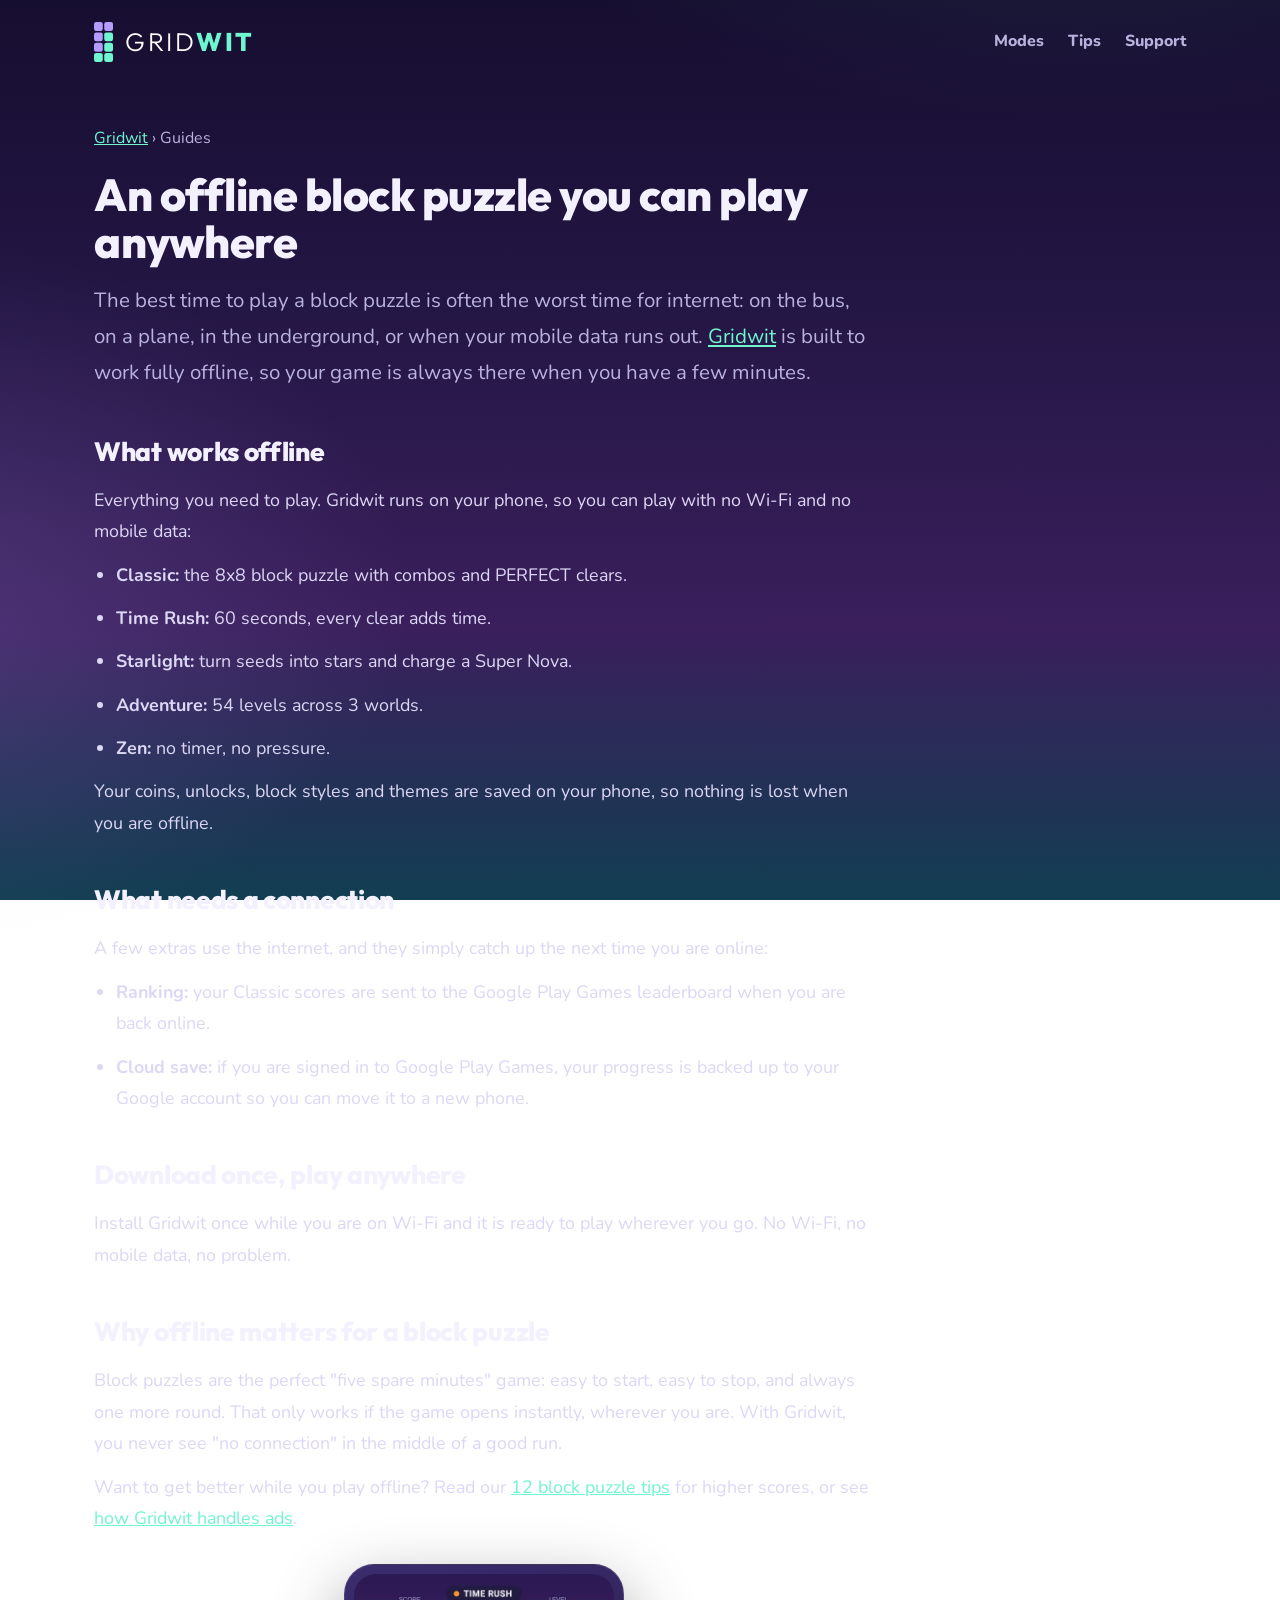
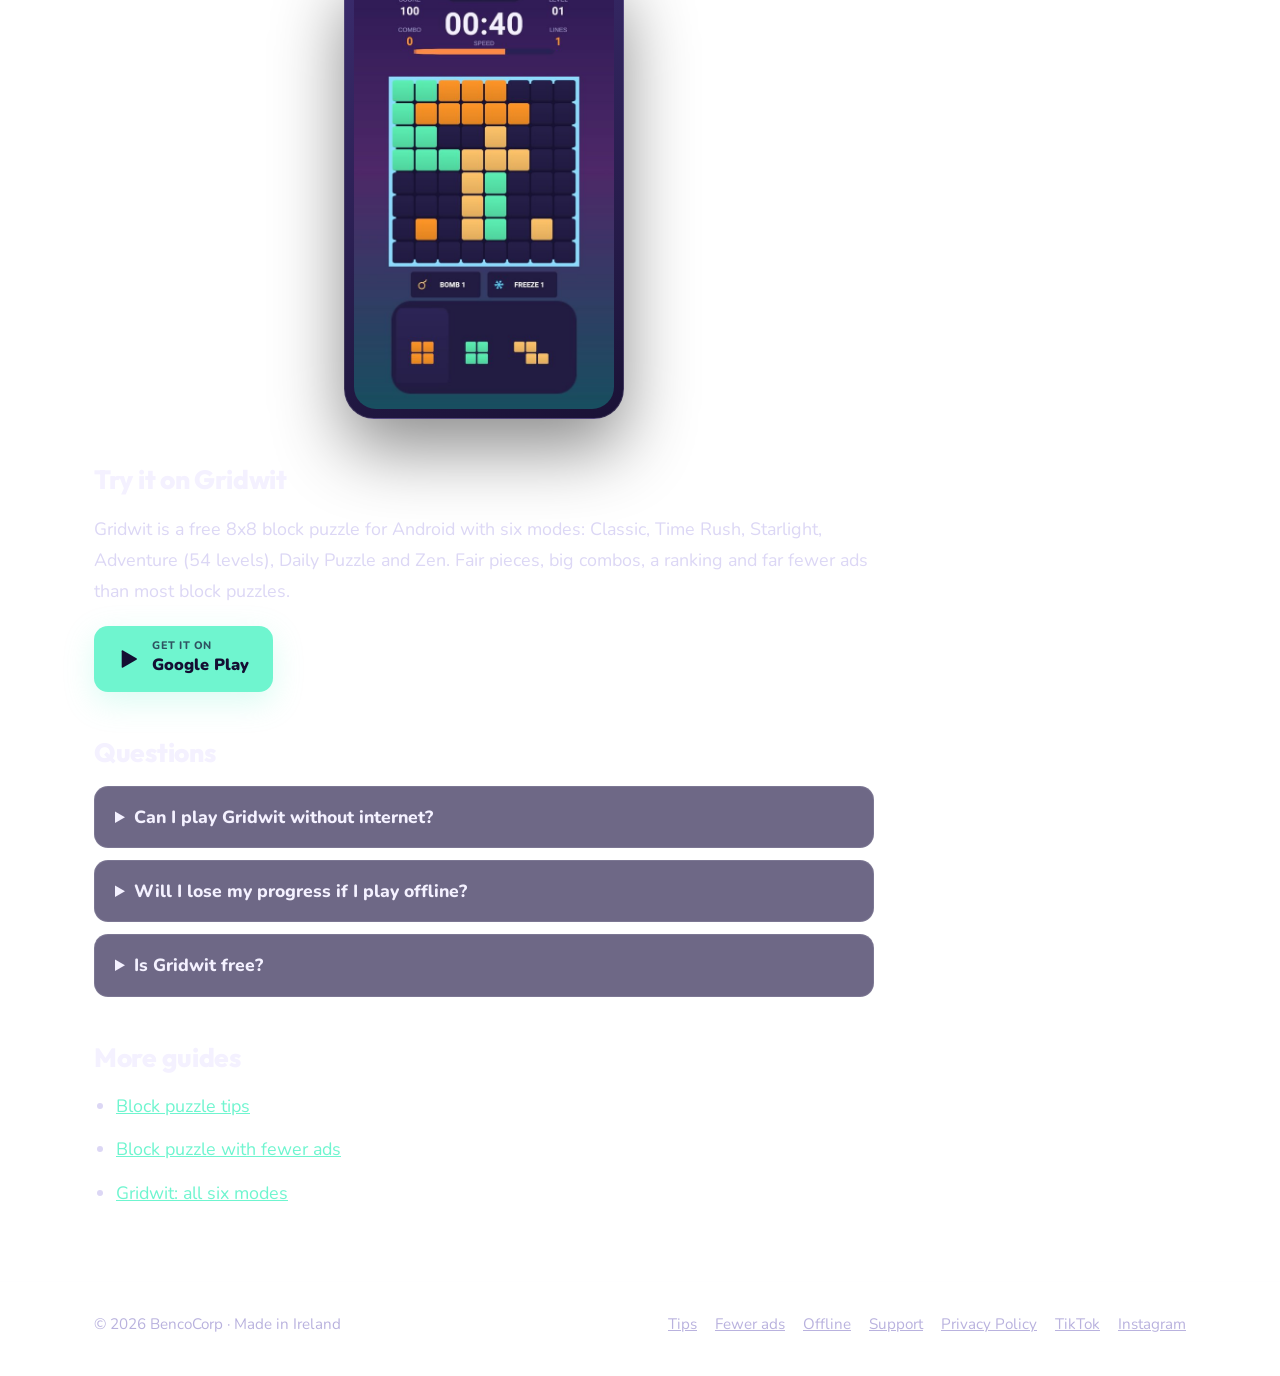
<file: offline-block-puzzle.html>
<!doctype html>
<html lang="en"><head><meta charset="utf-8"><meta name="viewport" content="width=device-width,initial-scale=1">
<title>Offline Block Puzzle Game: Play With No Internet · Gridwit</title><meta name="description" content="Looking for a block puzzle you can play offline? Gridwit is a free 8x8 block puzzle for Android that works fully offline, on the bus, on a plane or with no data.">
<link rel="canonical" href="https://gridwit.app/offline-block-puzzle"><link rel="icon" href="/favicon.svg" type="image/svg+xml">
<meta property="og:type" content="article"><meta property="og:site_name" content="Gridwit"><meta property="og:title" content="Offline Block Puzzle Game: Play With No Internet · Gridwit"><meta property="og:description" content="Looking for a block puzzle you can play offline? Gridwit is a free 8x8 block puzzle for Android that works fully offline, on the bus, on a plane or with no data."><meta property="og:url" content="https://gridwit.app/offline-block-puzzle"><meta property="og:image" content="https://gridwit.app/og-image.jpg"><meta name="twitter:card" content="summary_large_image"><meta name="theme-color" content="#241645">
<link rel="preconnect" href="https://fonts.googleapis.com"><link rel="preconnect" href="https://fonts.gstatic.com" crossorigin><link href="https://fonts.googleapis.com/css2?family=Nunito:wght@400;700;800;900&family=Outfit:wght@300;700;800&display=swap" rel="stylesheet">
<link rel="stylesheet" href="/style.css">
<script type="application/ld+json">[{"@context": "https://schema.org", "@type": "Article", "headline": "An offline block puzzle you can play anywhere", "description": "Looking for a block puzzle you can play offline? Gridwit is a free 8x8 block puzzle for Android that works fully offline, on the bus, on a plane or with no data.", "url": "https://gridwit.app/offline-block-puzzle", "image": "https://gridwit.app/rush.jpg", "datePublished": "2026-10-24", "dateModified": "2026-10-24", "inLanguage": "en", "author": {"@type": "Organization", "name": "BencoCorp", "url": "https://gridwit.app/"}, "publisher": {"@type": "Organization", "name": "BencoCorp", "logo": {"@type": "ImageObject", "url": "https://gridwit.app/og-image.jpg"}}, "about": {"@type": "MobileApplication", "name": "Gridwit: Block Puzzle Game", "operatingSystem": "ANDROID", "applicationCategory": "GameApplication", "installUrl": "https://play.google.com/store/apps/details?id=com.bencocorp.gridwit"}}, {"@context": "https://schema.org", "@type": "FAQPage", "mainEntity": [{"@type": "Question", "name": "Can I play Gridwit without internet?", "acceptedAnswer": {"@type": "Answer", "text": "Yes. Gridwit works fully offline. Classic, Time Rush, Starlight, Adventure and Zen can all be played with no Wi-Fi or mobile data."}}, {"@type": "Question", "name": "Will I lose my progress if I play offline?", "acceptedAnswer": {"@type": "Answer", "text": "No. Progress, coins and unlocks are saved on your phone. If you use Google Play Games, your cloud save and ranking scores sync the next time you are online."}}, {"@type": "Question", "name": "Is Gridwit free?", "acceptedAnswer": {"@type": "Answer", "text": "Yes. Gridwit is free on Google Play. An optional one-time Remove Ads purchase is available."}}]}, {"@context": "https://schema.org", "@type": "BreadcrumbList", "itemListElement": [{"@type": "ListItem", "position": 1, "name": "Gridwit", "item": "https://gridwit.app/"}, {"@type": "ListItem", "position": 2, "name": "An offline block puzzle you can play anywhere", "item": "https://gridwit.app/offline-block-puzzle"}]}]</script>
</head><body>
<div class="wrap"><nav><a class="brand" href="/" aria-label="Gridwit home"><img src="/mark.svg" alt=""><span class="wordmark"><span>GRID</span><b>WIT</b></span></a>
<div class="navlinks"><a href="/#modes">Modes</a><a href="/block-puzzle-tips">Tips</a><a href="/support">Support</a></div></nav></div>
<main class="wrap"><article class="doc">
<p class="meta"><a href="/">Gridwit</a> › Guides</p>
<h1>An offline block puzzle you can play anywhere</h1>
<p class="lead">The best time to play a block puzzle is often the worst time for internet: on the bus, on a plane, in the underground, or when your mobile data runs out. <a href="/">Gridwit</a> is built to work fully offline, so your game is always there when you have a few minutes.</p>
<h2>What works offline</h2>
<p>Everything you need to play. Gridwit runs on your phone, so you can play with no Wi-Fi and no mobile data:</p>
<ul>
<li><strong>Classic:</strong> the 8x8 block puzzle with combos and PERFECT clears.</li>
<li><strong>Time Rush:</strong> 60 seconds, every clear adds time.</li>
<li><strong>Starlight:</strong> turn seeds into stars and charge a Super Nova.</li>
<li><strong>Adventure:</strong> 54 levels across 3 worlds.</li>
<li><strong>Zen:</strong> no timer, no pressure.</li>
</ul>
<p>Your coins, unlocks, block styles and themes are saved on your phone, so nothing is lost when you are offline.</p>
<h2>What needs a connection</h2>
<p>A few extras use the internet, and they simply catch up the next time you are online:</p>
<ul>
<li><strong>Ranking:</strong> your Classic scores are sent to the Google Play Games leaderboard when you are back online.</li>
<li><strong>Cloud save:</strong> if you are signed in to Google Play Games, your progress is backed up to your Google account so you can move it to a new phone.</li>
</ul>
<h2>Download once, play anywhere</h2>
<p>Install Gridwit once while you are on Wi-Fi and it is ready to play wherever you go. No Wi-Fi, no mobile data, no problem.</p>
<h2>Why offline matters for a block puzzle</h2>
<p>Block puzzles are the perfect "five spare minutes" game: easy to start, easy to stop, and always one more round. That only works if the game opens instantly, wherever you are. With Gridwit, you never see "no connection" in the middle of a good run.</p>
<p>Want to get better while you play offline? Read our <a href="/block-puzzle-tips">12 block puzzle tips</a> for higher scores, or see <a href="/block-puzzle-no-ads">how Gridwit handles ads</a>.</p>
<div class="guideshot"><img src="/rush.jpg" alt="Gridwit block puzzle game screenshot" loading="lazy" width="540" height="904"></div>
<h2>Try it on Gridwit</h2>
<p>Gridwit is a free 8x8 block puzzle for Android with six modes: Classic, Time Rush, Starlight, Adventure (54 levels), Daily Puzzle and Zen. Fair pieces, big combos, a ranking and far fewer ads than most block puzzles.</p>
<div class="cta"><a class="btn btn-primary" href="https://play.google.com/store/apps/details?id=com.bencocorp.gridwit" target="_blank" rel="noopener"><svg viewBox="0 0 24 24" fill="currentColor"><path d="M4 3.5v17a1 1 0 001.5.86l14.6-8.5a1 1 0 000-1.72L5.5 2.64A1 1 0 004 3.5z"/></svg><span><small>GET IT ON</small>Google Play</span></a></div>
<h2>Questions</h2>
<details><summary>Can I play Gridwit without internet?</summary><p>Yes. Gridwit works fully offline. Classic, Time Rush, Starlight, Adventure and Zen can all be played with no Wi-Fi or mobile data.</p></details><details><summary>Will I lose my progress if I play offline?</summary><p>No. Progress, coins and unlocks are saved on your phone. If you use Google Play Games, your cloud save and ranking scores sync the next time you are online.</p></details><details><summary>Is Gridwit free?</summary><p>Yes. Gridwit is free on Google Play. An optional one-time Remove Ads purchase is available.</p></details>
<h2>More guides</h2>
<ul><li><a href="/block-puzzle-tips">Block puzzle tips</a></li><li><a href="/block-puzzle-no-ads">Block puzzle with fewer ads</a></li><li><a href="/">Gridwit: all six modes</a></li></ul>
</article>
</main><footer><div class="wrap"><span>© 2026 BencoCorp · Made in Ireland</span>
<span><a href="/block-puzzle-tips">Tips</a><a href="/block-puzzle-no-ads">Fewer ads</a><a href="/offline-block-puzzle">Offline</a><a href="/support">Support</a><a href="/privacy">Privacy Policy</a><a href="https://www.tiktok.com/@gridwit" target="_blank" rel="noopener">TikTok</a><a href="https://www.instagram.com/gridwit.game/" target="_blank" rel="noopener">Instagram</a></span></div></footer></body></html>
</file>
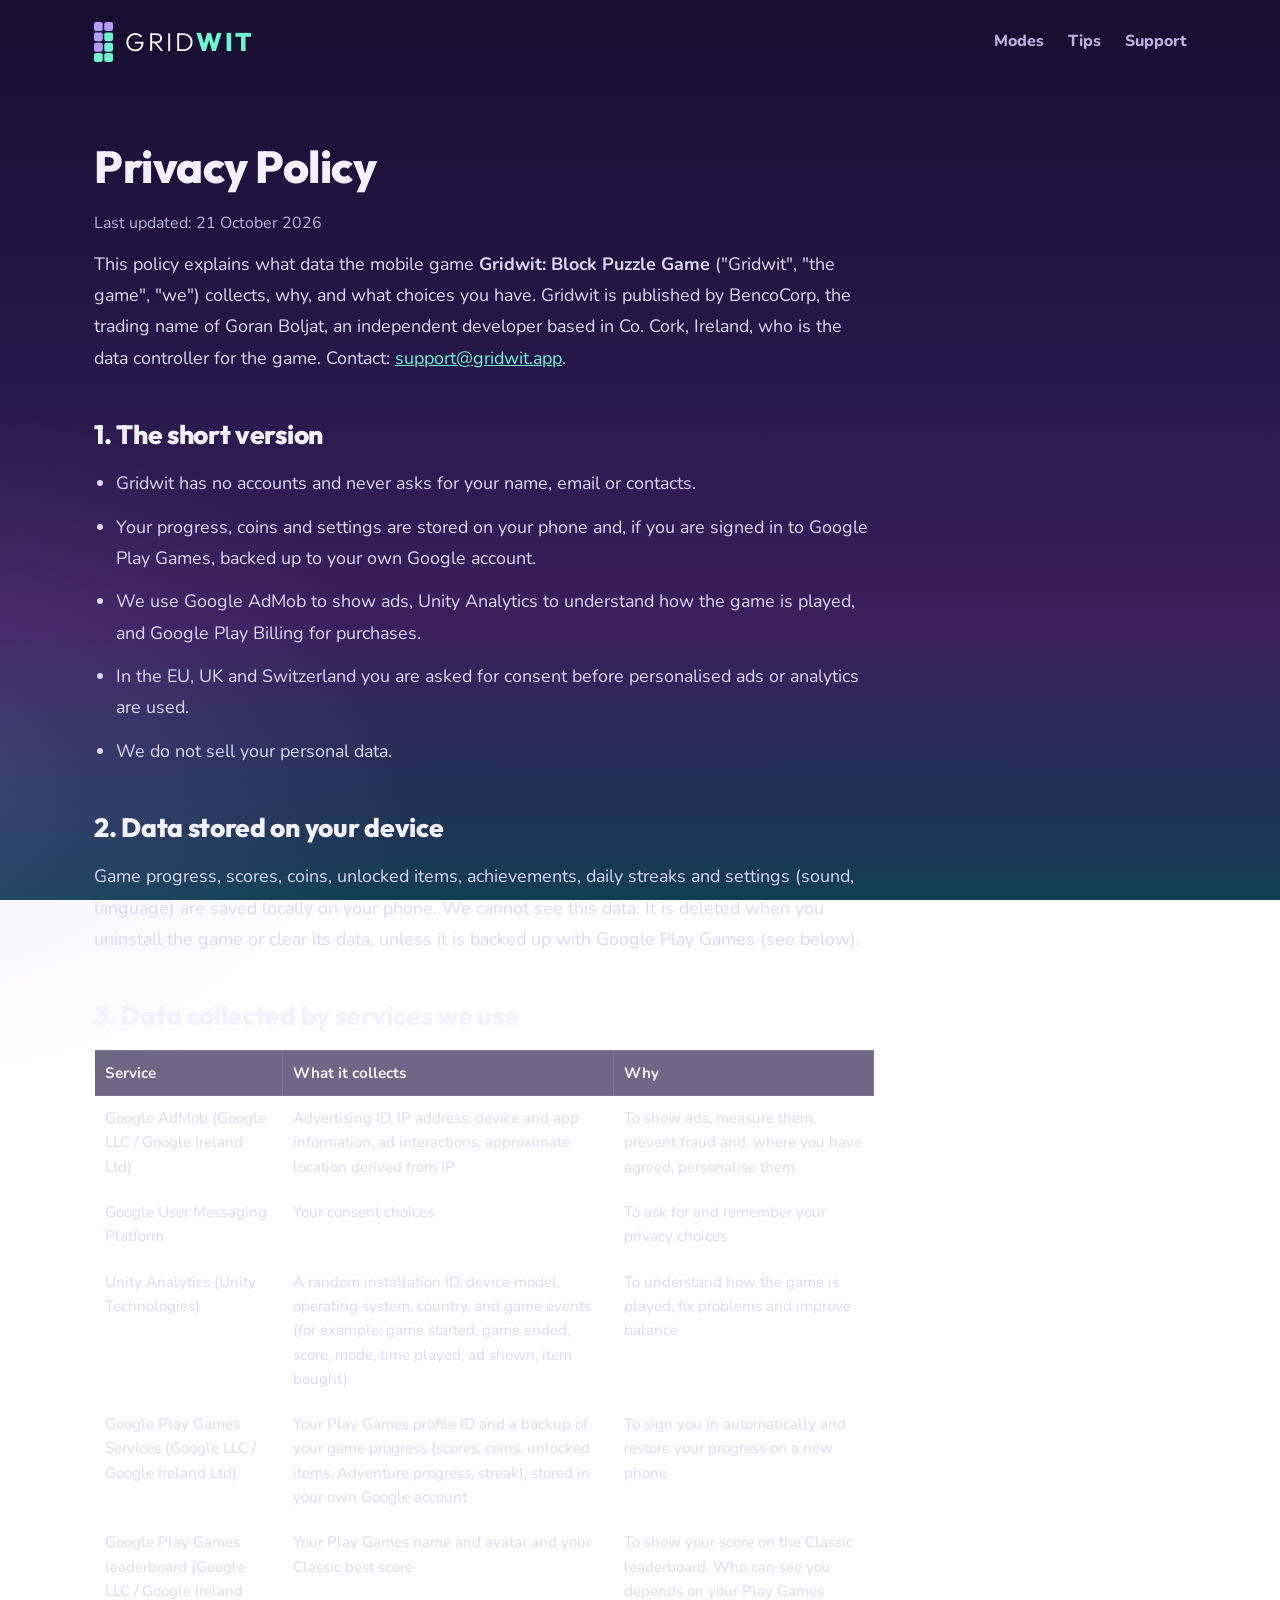
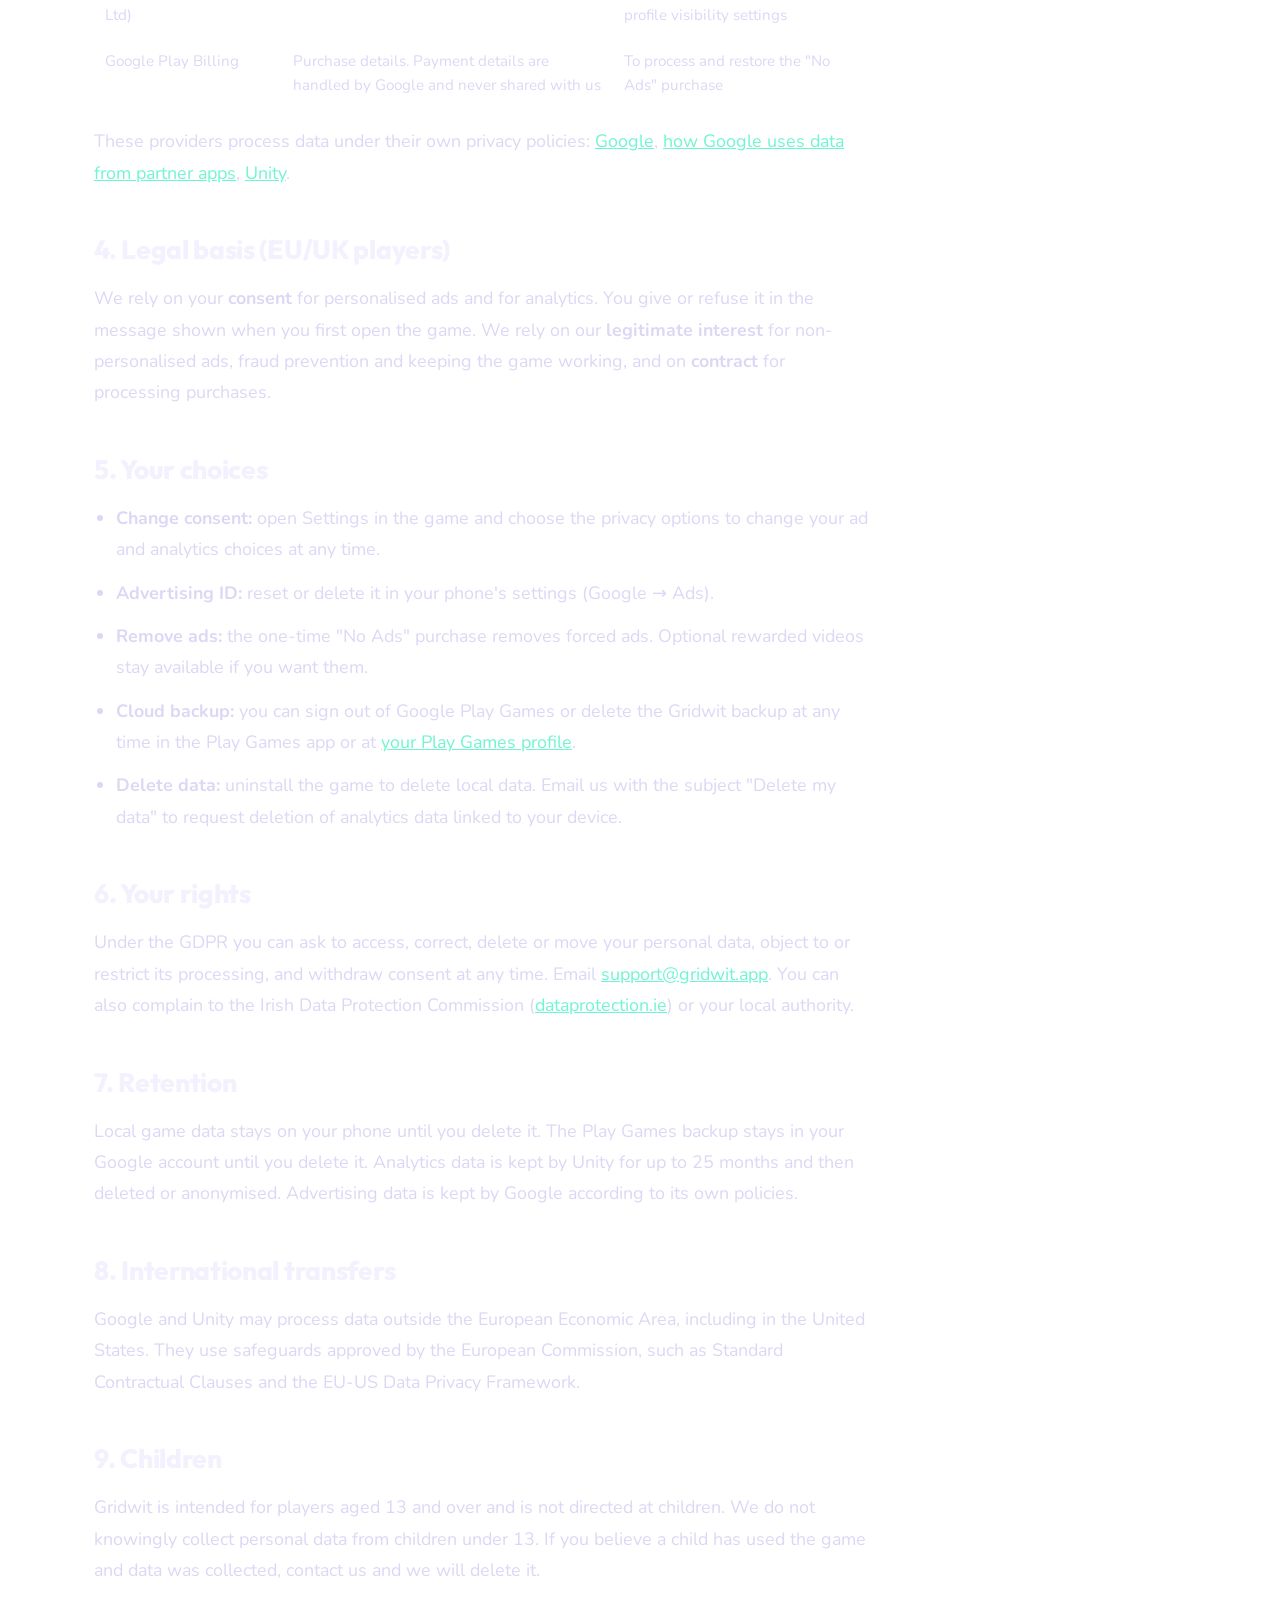
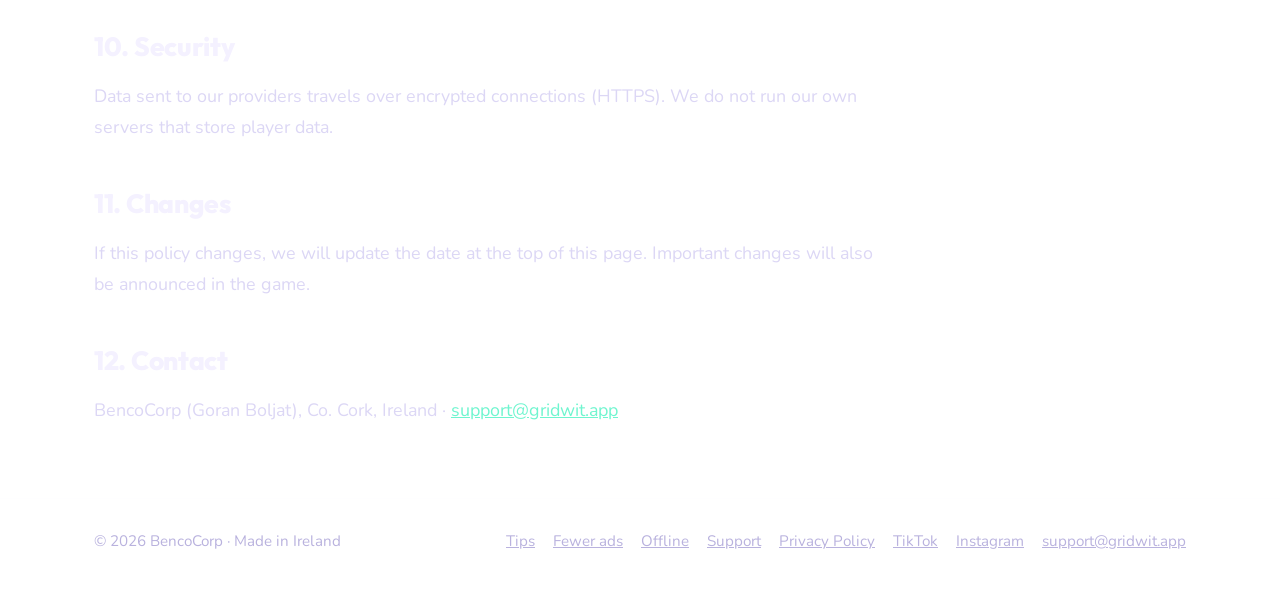
<file: privacy.html>
<!doctype html>
<html lang="en"><head><meta charset="utf-8"><meta name="viewport" content="width=device-width,initial-scale=1">
<title>Privacy Policy · Gridwit</title><meta name="description" content="How Gridwit: Block Puzzle Game handles your data.">
<link rel="canonical" href="https://gridwit.app/privacy"><link rel="icon" href="/favicon.svg" type="image/svg+xml">
<meta property="og:title" content="Privacy Policy · Gridwit"><meta property="og:description" content="How Gridwit: Block Puzzle Game handles your data."><meta property="og:url" content="https://gridwit.app/privacy"><meta name="theme-color" content="#241645">
<link rel="preconnect" href="https://fonts.googleapis.com"><link rel="preconnect" href="https://fonts.gstatic.com" crossorigin><link href="https://fonts.googleapis.com/css2?family=Nunito:wght@400;700;800;900&family=Outfit:wght@300;700;800&display=swap" rel="stylesheet">
<link rel="stylesheet" href="/style.css"></head><body>
<div class="wrap"><nav><a class="brand" href="/" aria-label="Gridwit home"><img src="/mark.svg" alt=""><span class="wordmark"><span>GRID</span><b>WIT</b></span></a>
<div class="navlinks"><a href="/#modes">Modes</a><a href="/block-puzzle-tips">Tips</a><a href="/support">Support</a></div></nav></div>
<main class="wrap"><div class="doc"><h1>Privacy Policy</h1>
<p class="meta">Last updated: 21 October 2026</p>
<p>This policy explains what data the mobile game <strong>Gridwit: Block Puzzle Game</strong> ("Gridwit", "the game", "we") collects, why, and what choices you have. Gridwit is published by BencoCorp, the trading name of Goran Boljat, an independent developer based in Co. Cork, Ireland, who is the data controller for the game. Contact: <a href="mailto:support@gridwit.app">support@gridwit.app</a>.</p>

<h2>1. The short version</h2>
<ul><li>Gridwit has no accounts and never asks for your name, email or contacts.</li>
<li>Your progress, coins and settings are stored on your phone and, if you are signed in to Google Play Games, backed up to your own Google account.</li>
<li>We use Google AdMob to show ads, Unity Analytics to understand how the game is played, and Google Play Billing for purchases.</li>
<li>In the EU, UK and Switzerland you are asked for consent before personalised ads or analytics are used.</li>
<li>We do not sell your personal data.</li></ul>

<h2>2. Data stored on your device</h2>
<p>Game progress, scores, coins, unlocked items, achievements, daily streaks and settings (sound, language) are saved locally on your phone. We cannot see this data. It is deleted when you uninstall the game or clear its data, unless it is backed up with Google Play Games (see below).</p>

<h2>3. Data collected by services we use</h2>
<table><tr><th>Service</th><th>What it collects</th><th>Why</th></tr>
<tr><td>Google AdMob (Google LLC / Google Ireland Ltd)</td><td>Advertising ID, IP address, device and app information, ad interactions, approximate location derived from IP</td><td>To show ads, measure them, prevent fraud and, where you have agreed, personalise them</td></tr>
<tr><td>Google User Messaging Platform</td><td>Your consent choices</td><td>To ask for and remember your privacy choices</td></tr>
<tr><td>Unity Analytics (Unity Technologies)</td><td>A random installation ID, device model, operating system, country, and game events (for example: game started, game ended, score, mode, time played, ad shown, item bought)</td><td>To understand how the game is played, fix problems and improve balance</td></tr>
<tr><td>Google Play Games Services (Google LLC / Google Ireland Ltd)</td><td>Your Play Games profile ID and a backup of your game progress (scores, coins, unlocked items, Adventure progress, streak), stored in your own Google account</td><td>To sign you in automatically and restore your progress on a new phone</td></tr>
<tr><td>Google Play Games leaderboard (Google LLC / Google Ireland Ltd)</td><td>Your Play Games name and avatar and your Classic best score</td><td>To show your score on the Classic leaderboard. Who can see you depends on your Play Games profile visibility settings</td></tr>
<tr><td>Google Play Billing</td><td>Purchase details. Payment details are handled by Google and never shared with us</td><td>To process and restore the "No Ads" purchase</td></tr></table>
<p>These providers process data under their own privacy policies: <a href="https://policies.google.com/privacy">Google</a>, <a href="https://policies.google.com/technologies/partner-sites">how Google uses data from partner apps</a>, <a href="https://unity.com/legal/game-player-and-app-user-privacy-policy">Unity</a>.</p>

<h2>4. Legal basis (EU/UK players)</h2>
<p>We rely on your <strong>consent</strong> for personalised ads and for analytics. You give or refuse it in the message shown when you first open the game. We rely on our <strong>legitimate interest</strong> for non-personalised ads, fraud prevention and keeping the game working, and on <strong>contract</strong> for processing purchases.</p>

<h2>5. Your choices</h2>
<ul><li><strong>Change consent:</strong> open Settings in the game and choose the privacy options to change your ad and analytics choices at any time.</li>
<li><strong>Advertising ID:</strong> reset or delete it in your phone's settings (Google → Ads).</li>
<li><strong>Remove ads:</strong> the one-time "No Ads" purchase removes forced ads. Optional rewarded videos stay available if you want them.</li>
<li><strong>Cloud backup:</strong> you can sign out of Google Play Games or delete the Gridwit backup at any time in the Play Games app or at <a href="https://play.google.com/games/profile">your Play Games profile</a>.</li>
<li><strong>Delete data:</strong> uninstall the game to delete local data. Email us with the subject "Delete my data" to request deletion of analytics data linked to your device.</li></ul>

<h2>6. Your rights</h2>
<p>Under the GDPR you can ask to access, correct, delete or move your personal data, object to or restrict its processing, and withdraw consent at any time. Email <a href="mailto:support@gridwit.app">support@gridwit.app</a>. You can also complain to the Irish Data Protection Commission (<a href="https://www.dataprotection.ie">dataprotection.ie</a>) or your local authority.</p>

<h2>7. Retention</h2>
<p>Local game data stays on your phone until you delete it. The Play Games backup stays in your Google account until you delete it. Analytics data is kept by Unity for up to 25 months and then deleted or anonymised. Advertising data is kept by Google according to its own policies.</p>

<h2>8. International transfers</h2>
<p>Google and Unity may process data outside the European Economic Area, including in the United States. They use safeguards approved by the European Commission, such as Standard Contractual Clauses and the EU-US Data Privacy Framework.</p>

<h2>9. Children</h2>
<p>Gridwit is intended for players aged 13 and over and is not directed at children. We do not knowingly collect personal data from children under 13. If you believe a child has used the game and data was collected, contact us and we will delete it.</p>

<h2>10. Security</h2>
<p>Data sent to our providers travels over encrypted connections (HTTPS). We do not run our own servers that store player data.</p>

<h2>11. Changes</h2>
<p>If this policy changes, we will update the date at the top of this page. Important changes will also be announced in the game.</p>

<h2>12. Contact</h2>
<p>BencoCorp (Goran Boljat), Co. Cork, Ireland · <a href="mailto:support@gridwit.app">support@gridwit.app</a></p>
</div></main><footer><div class="wrap"><span>© 2026 BencoCorp · Made in Ireland</span>
<span><a href="/block-puzzle-tips">Tips</a><a href="/block-puzzle-no-ads">Fewer ads</a><a href="/offline-block-puzzle">Offline</a><a href="/support">Support</a><a href="/privacy">Privacy Policy</a><a href="https://www.tiktok.com/@gridwit" target="_blank" rel="noopener">TikTok</a><a href="https://www.instagram.com/gridwit.game/" target="_blank" rel="noopener">Instagram</a><a href="mailto:support@gridwit.app">support@gridwit.app</a></span></div></footer></body></html>
</file>
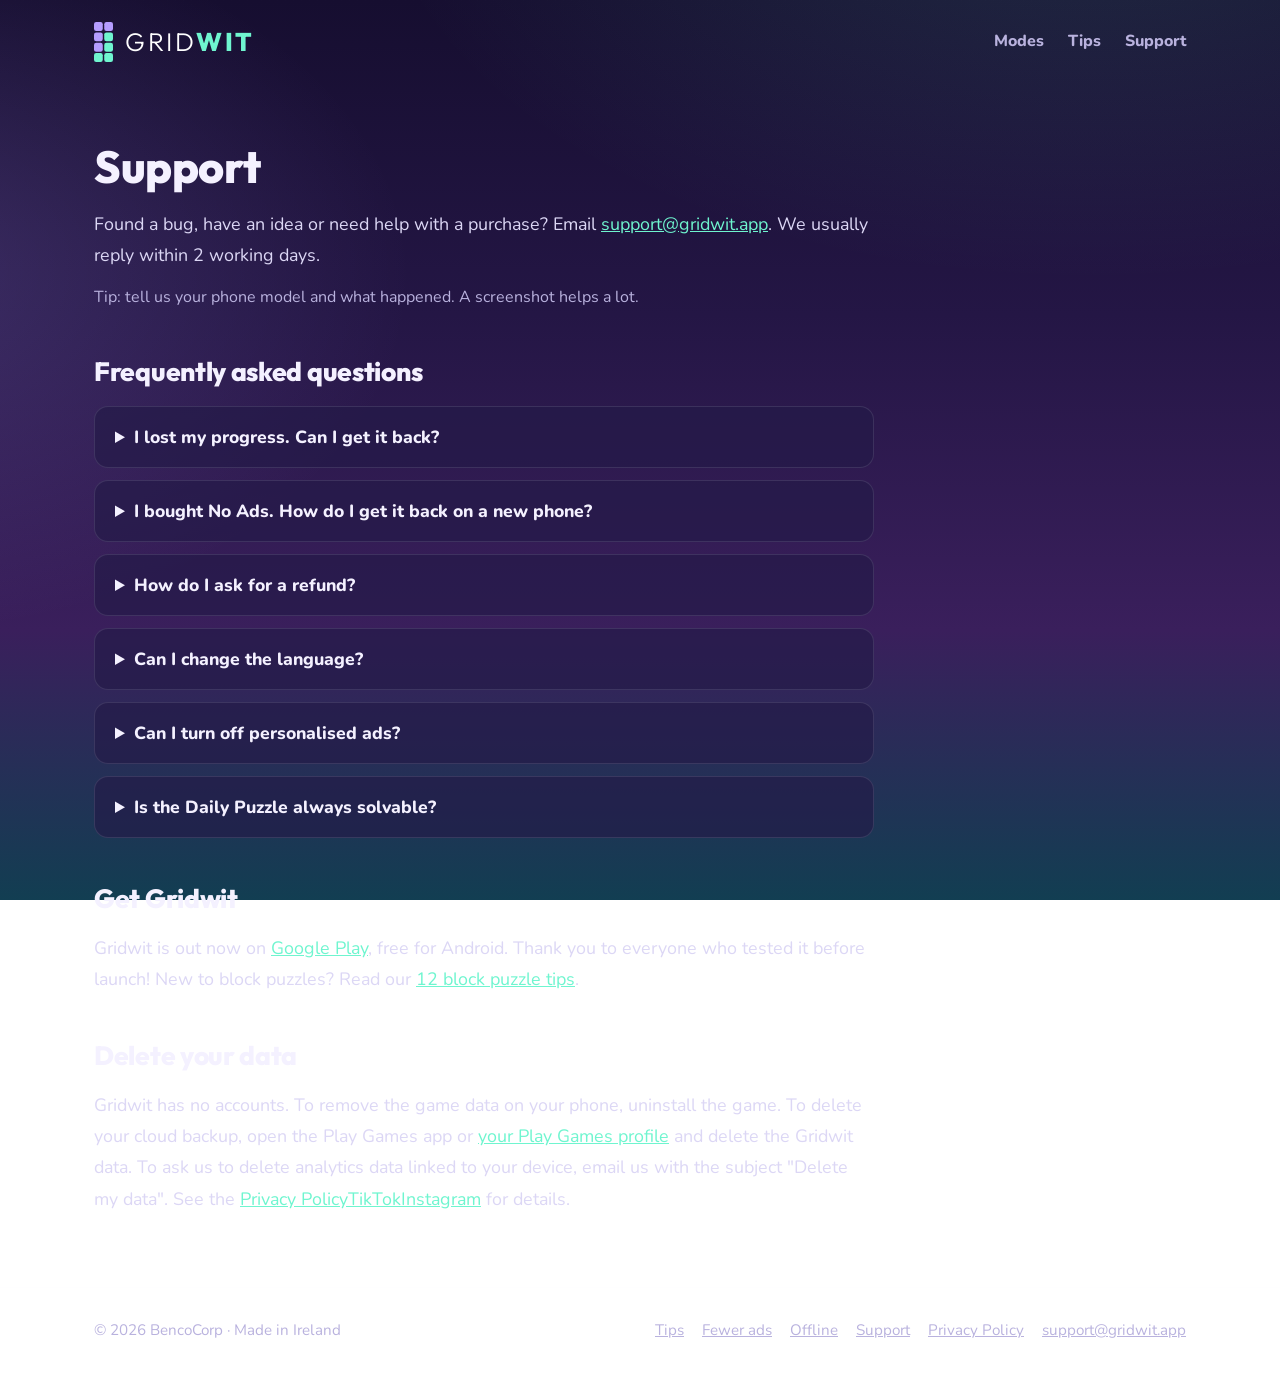
<file: support.html>
<!doctype html>
<html lang="en"><head><meta charset="utf-8"><meta name="viewport" content="width=device-width,initial-scale=1">
<title>Support · Gridwit</title><meta name="description" content="Help, answers and contact for Gridwit: Block Puzzle Game.">
<link rel="canonical" href="https://gridwit.app/support"><link rel="icon" href="/favicon.svg" type="image/svg+xml">
<meta property="og:title" content="Support · Gridwit"><meta property="og:description" content="Help, answers and contact for Gridwit: Block Puzzle Game."><meta property="og:url" content="https://gridwit.app/support"><meta name="theme-color" content="#241645">
<link rel="preconnect" href="https://fonts.googleapis.com"><link rel="preconnect" href="https://fonts.gstatic.com" crossorigin><link href="https://fonts.googleapis.com/css2?family=Nunito:wght@400;700;800;900&family=Outfit:wght@300;700;800&display=swap" rel="stylesheet">
<link rel="stylesheet" href="/style.css"></head><body>
<div class="wrap"><nav><a class="brand" href="/" aria-label="Gridwit home"><img src="/mark.svg" alt=""><span class="wordmark"><span>GRID</span><b>WIT</b></span></a>
<div class="navlinks"><a href="/#modes">Modes</a><a href="/block-puzzle-tips">Tips</a><a href="/support">Support</a></div></nav></div>
<main class="wrap"><div class="doc"><h1>Support</h1>
<p>Found a bug, have an idea or need help with a purchase? Email <a href="mailto:support@gridwit.app">support@gridwit.app</a>. We usually reply within 2 working days.</p>
<p class="meta">Tip: tell us your phone model and what happened. A screenshot helps a lot.</p>
<h2>Frequently asked questions</h2><details><summary>I lost my progress. Can I get it back?</summary><p>If you were signed in to Google Play Games, your progress, coins and unlocks are backed up to your Google account. Sign in with the same account on your new phone and open Gridwit to restore them. Without Play Games, progress is stored only on your phone, so uninstalling the game or clearing its data removes it.</p></details><details><summary>I bought No Ads. How do I get it back on a new phone?</summary><p>Sign in to the same Google account and open Gridwit. The purchase is restored automatically from Google Play. If it isn&#39;t, restart the game once, or email us.</p></details><details><summary>How do I ask for a refund?</summary><p>Purchases are handled by Google Play. You can request a refund at play.google.com (Account → Order history), or email us and we'll help.</p></details><details><summary>Can I change the language?</summary><p>Gridwit follows your phone's language automatically. You can also pick a language in Settings → Language.</p></details><details><summary>Can I turn off personalised ads?</summary><p>Yes. Players in the EU, UK and Switzerland are asked when the game first starts, and can change their choice later in Settings. You can also reset or delete your advertising ID in your phone's Google settings.</p></details><details><summary>Is the Daily Puzzle always solvable?</summary><p>Yes. Every daily puzzle is generated so that it can always be solved, and it is the same for every player on the same day.</p></details>
<h2 id="download">Get Gridwit</h2>
<p>Gridwit is out now on <a href="https://play.google.com/store/apps/details?id=com.bencocorp.gridwit" target="_blank" rel="noopener">Google Play</a>, free for Android. Thank you to everyone who tested it before launch! New to block puzzles? Read our <a href="/block-puzzle-tips">12 block puzzle tips</a>.</p>
<h2>Delete your data</h2>
<p>Gridwit has no accounts. To remove the game data on your phone, uninstall the game. To delete your cloud backup, open the Play Games app or <a href="https://play.google.com/games/profile">your Play Games profile</a> and delete the Gridwit data. To ask us to delete analytics data linked to your device, email us with the subject "Delete my data". See the <a href="/privacy">Privacy Policy</a><a href="https://www.tiktok.com/@gridwit" target="_blank" rel="noopener">TikTok</a><a href="https://www.instagram.com/gridwit.game/" target="_blank" rel="noopener">Instagram</a> for details.</p>
</div></main><footer><div class="wrap"><span>© 2026 BencoCorp · Made in Ireland</span>
<span><a href="/block-puzzle-tips">Tips</a><a href="/block-puzzle-no-ads">Fewer ads</a><a href="/offline-block-puzzle">Offline</a><a href="/support">Support</a><a href="/privacy">Privacy Policy</a><a href="mailto:support@gridwit.app">support@gridwit.app</a></span></div></footer></body></html>
</file>
<file: style.css>
:root{--bg0:#160E30;--bg1:#241645;--bg2:#3A1F5C;--bg3:#123E52;--text:#F4F1FF;--muted:#B9B2DE;--surface:rgba(36,26,72,.66);--surface2:rgba(255,255,255,.04);--line:rgba(244,241,255,.11);--lav:#B59DFF;--mint:#6FF5CF;--cyan:#5BD5FF;--pink:#FF7BC8;--gold:#FFC46B;--orange:#FF9628}
*{box-sizing:border-box;margin:0;padding:0}
html{scroll-behavior:smooth}
body{font-family:"Nunito",system-ui,-apple-system,"Segoe UI",sans-serif;color:var(--text);line-height:1.6;min-height:100vh;background:radial-gradient(1200px 700px at 85% -10%,rgba(111,245,207,.13),transparent 60%),radial-gradient(900px 600px at -10% 20%,rgba(181,157,255,.18),transparent 60%),linear-gradient(180deg,var(--bg0) 0%,var(--bg1) 35%,var(--bg2) 70%,var(--bg3) 100%) fixed}
a{color:var(--mint)}
img{max-width:100%;display:block}
.wrap{max-width:1140px;margin:0 auto;padding:0 24px}
/* nav + logo */
nav{display:flex;align-items:center;justify-content:space-between;padding:22px 0}
.brand{display:flex;align-items:center;gap:12px;text-decoration:none}
.brand img{height:40px;width:auto}
.wordmark{font-family:"Outfit","Nunito",sans-serif;font-size:1.6rem;letter-spacing:2.5px;line-height:1;color:#fff}
.wordmark b{font-weight:800;color:var(--mint)}.wordmark span{font-weight:300}
.navlinks a{color:var(--muted);text-decoration:none;margin-left:24px;font-weight:800}
.navlinks a:hover{color:var(--text)}
/* hero */
.hero{display:grid;grid-template-columns:1.05fr .95fr;gap:40px;align-items:center;padding:40px 0 70px}
.eyebrow{display:inline-flex;align-items:center;gap:8px;padding:7px 14px;border:1px solid var(--line);background:var(--surface2);border-radius:999px;color:var(--mint);font-weight:800;font-size:.8rem;letter-spacing:1.6px;text-transform:uppercase}
.eyebrow i{width:8px;height:8px;border-radius:50%;background:var(--mint);box-shadow:0 0 12px var(--mint)}
h1{font-family:"Outfit","Nunito",sans-serif;font-size:clamp(2.6rem,5.8vw,4.4rem);line-height:1.04;font-weight:800;margin:20px 0 18px;letter-spacing:-.5px}
h1 em{font-style:normal;background:linear-gradient(90deg,var(--lav),var(--mint));-webkit-background-clip:text;background-clip:text;color:transparent}
.lead{font-size:1.18rem;color:var(--muted);max-width:540px}
.cta{display:flex;flex-wrap:wrap;gap:14px;margin-top:30px}
.btn{display:inline-flex;align-items:center;gap:12px;padding:14px 24px;border-radius:14px;font-weight:900;text-decoration:none;font-size:1.02rem;transition:transform .15s}
.btn:hover{transform:translateY(-2px)}
.btn-primary{background:var(--mint);color:#140F33;box-shadow:0 10px 30px rgba(111,245,207,.25)}
.btn-ghost{border:2px solid var(--line);color:var(--text)}
.btn small{display:block;font-weight:800;font-size:.68rem;opacity:.7;line-height:1.1;letter-spacing:.5px}
.btn svg{width:22px;height:22px}
.stats{display:flex;flex-wrap:wrap;gap:28px;margin-top:36px}
.stats div{font-weight:700;color:var(--muted);font-size:.92rem}
.stats strong{display:block;font-family:"Outfit",sans-serif;font-size:1.7rem;color:var(--text);line-height:1.1}
/* phones */
.phones{position:relative;height:600px}
.phone{position:absolute;width:280px;border-radius:38px;padding:10px;background:linear-gradient(160deg,#3B2C6E,#1A1236);border:1px solid rgba(255,255,255,.14);box-shadow:0 40px 90px rgba(0,0,0,.5)}
.phone img{border-radius:29px;width:100%;aspect-ratio:540/904;object-fit:cover}
.phones .p1{right:150px;top:40px;transform:rotate(-6deg);z-index:1;opacity:.95}
.phones .p2{right:10px;top:0;transform:rotate(4deg);z-index:2}
.glow{position:absolute;inset:10% 0 0 10%;background:radial-gradient(closest-side,rgba(111,245,207,.28),transparent);filter:blur(20px)}
/* sections */
section{padding:70px 0}
h2{font-family:"Outfit","Nunito",sans-serif;font-size:clamp(1.9rem,3.6vw,2.7rem);font-weight:800;margin-bottom:12px;letter-spacing:-.3px}
.sub{color:var(--muted);font-size:1.12rem;max-width:640px}
.center{text-align:center}.center .sub{margin:0 auto}
.feat{display:grid;grid-template-columns:repeat(4,1fr);gap:16px;margin-top:34px}
.card{background:var(--surface);border:1px solid var(--line);border-radius:20px;padding:24px;backdrop-filter:blur(6px)}
.card h3{font-family:"Outfit",sans-serif;font-size:1.2rem;font-weight:700;margin:14px 0 6px}
.card p{color:var(--muted);font-size:.98rem}
.ico{width:46px;height:46px;border-radius:14px;display:grid;place-items:center;background:rgba(111,245,207,.12);color:var(--mint)}
.ico svg{width:24px;height:24px}
/* modes */
.modes{display:grid;grid-template-columns:repeat(3,1fr);gap:22px;margin-top:40px}
.mode{background:var(--surface);border:1px solid var(--line);border-radius:24px;padding:18px 18px 22px;transition:transform .2s,border-color .2s}
.mode:hover{transform:translateY(-4px);border-color:rgba(255,255,255,.25)}
.shot{border-radius:18px;overflow:hidden;aspect-ratio:540/760;background:#1A1236;position:relative}
.shot img{width:100%;height:100%;object-fit:cover;object-position:top}
.mode .tag{display:inline-block;margin-top:16px;font-size:.72rem;font-weight:900;letter-spacing:1.4px;text-transform:uppercase;padding:4px 10px;border-radius:999px;background:var(--surface2);border:1px solid var(--line)}
.mode h3{font-family:"Outfit",sans-serif;font-size:1.35rem;font-weight:700;margin:8px 0 4px}
.mode p{color:var(--muted);font-size:.97rem}
/* illustrated shot (until a real screenshot is added) */
.art{position:absolute;inset:0;display:flex;flex-direction:column;align-items:center;justify-content:center;gap:16px;padding:24px;background:radial-gradient(circle at 50% 30%,rgba(255,255,255,.08),transparent 60%),linear-gradient(170deg,var(--a1),var(--a2))}
.art .mini{display:grid;grid-template-columns:repeat(6,1fr);gap:5px;width:72%;padding:10px;border-radius:14px;background:rgba(10,6,30,.45)}
.art .mini i{aspect-ratio:1;border-radius:4px;background:rgba(255,255,255,.08)}
.art .mini i.f{background:var(--c1)}.art .mini i.g{background:var(--c2)}
.art .badge{font-family:"Outfit",sans-serif;font-weight:800;font-size:1.05rem;padding:8px 16px;border-radius:999px;background:rgba(10,6,30,.45);color:#fff}
.stars{font-size:1.6rem;letter-spacing:4px;color:var(--gold)}
/* yours + how */
.split{display:grid;grid-template-columns:1fr 1fr;gap:40px;align-items:center}
.list{list-style:none;margin-top:22px}
.list li{padding:12px 0;border-bottom:1px solid var(--line);color:var(--muted)}
.list li strong{color:var(--text)}
.swatches{display:grid;grid-template-columns:repeat(4,1fr);gap:12px}
.sw{aspect-ratio:1;border-radius:16px;box-shadow:inset 0 -6px 0 rgba(0,0,0,.18),inset 0 4px 0 rgba(255,255,255,.18)}
.steps{display:grid;grid-template-columns:repeat(4,1fr);gap:16px;margin-top:34px;counter-reset:s}
.steps .card{position:relative;padding-top:56px}
.steps .card:before{counter-increment:s;content:counter(s);position:absolute;top:20px;left:24px;font-family:"Outfit",sans-serif;font-weight:800;font-size:1.5rem;color:var(--mint)}
.banner{text-align:center;background:linear-gradient(135deg,rgba(181,157,255,.18),rgba(111,245,207,.12));border:1px solid var(--line);border-radius:28px;padding:56px 24px}
.banner .cta{justify-content:center}
footer{border-top:1px solid var(--line);padding:30px 0 40px;margin-top:40px;color:var(--muted);font-size:.95rem}
footer .wrap{display:flex;flex-wrap:wrap;justify-content:space-between;align-items:center;gap:12px}
footer a{color:var(--muted);margin-left:18px}
/* docs */
.doc{max-width:780px;padding:40px 0 20px}
.doc h1{font-size:clamp(2rem,4vw,2.8rem)}
.doc h2{font-size:1.65rem;margin:40px 0 12px}
.doc p,.doc li{color:#DCD7F5;margin-bottom:12px;font-size:1.12rem;line-height:1.75}
.doc ul{padding-left:22px}
.doc .meta{color:var(--muted);font-size:1rem}
.doc table{width:100%;border-collapse:collapse;margin:12px 0 18px;font-size:.95rem}
.doc th,.doc td{border:1px solid var(--line);padding:10px;text-align:left;vertical-align:top;color:#DCD7F5}
.doc th{background:var(--surface);color:var(--text)}
details{background:var(--surface);border:1px solid var(--line);border-radius:14px;padding:16px 20px;margin-bottom:12px}
summary{font-weight:800;cursor:pointer;font-size:1.1rem}
details p{margin:10px 0 0}
.doc .lead{font-size:1.28rem;color:var(--muted);max-width:none;margin-bottom:10px}
.doc .cta{margin:18px 0 10px}
.guideshot{max-width:280px;margin:30px auto 10px;border-radius:30px;padding:9px;background:linear-gradient(160deg,#3B2C6E,#1A1236);border:1px solid rgba(255,255,255,.14);box-shadow:0 30px 70px rgba(0,0,0,.45)}
.guideshot img{border-radius:22px;width:100%;height:auto}
.guides{display:grid;grid-template-columns:repeat(3,1fr);gap:16px;margin-top:34px;text-align:left}
.guides a.card{text-decoration:none;color:var(--text);transition:transform .15s}
.guides a.card:hover{transform:translateY(-3px)}
@media(max-width:760px){.guides{grid-template-columns:1fr}}
@media(max-width:960px){.hero{grid-template-columns:1fr;padding-top:16px}.phones{height:540px;max-width:460px;margin:0 auto;width:100%}.phones .p1{right:auto;left:0}.feat{grid-template-columns:1fr 1fr}.modes{grid-template-columns:1fr 1fr}.split{grid-template-columns:1fr}.steps{grid-template-columns:1fr 1fr}}
@media(max-width:560px){.phones{height:440px}.phone{width:210px;border-radius:30px;padding:8px}.phone img{border-radius:23px}.feat,.modes,.steps{grid-template-columns:1fr}.navlinks a:first-child{display:none}.navlinks a{margin-left:14px}.wordmark{font-size:1.3rem}footer a{margin-left:0;margin-right:16px}}
</file>
